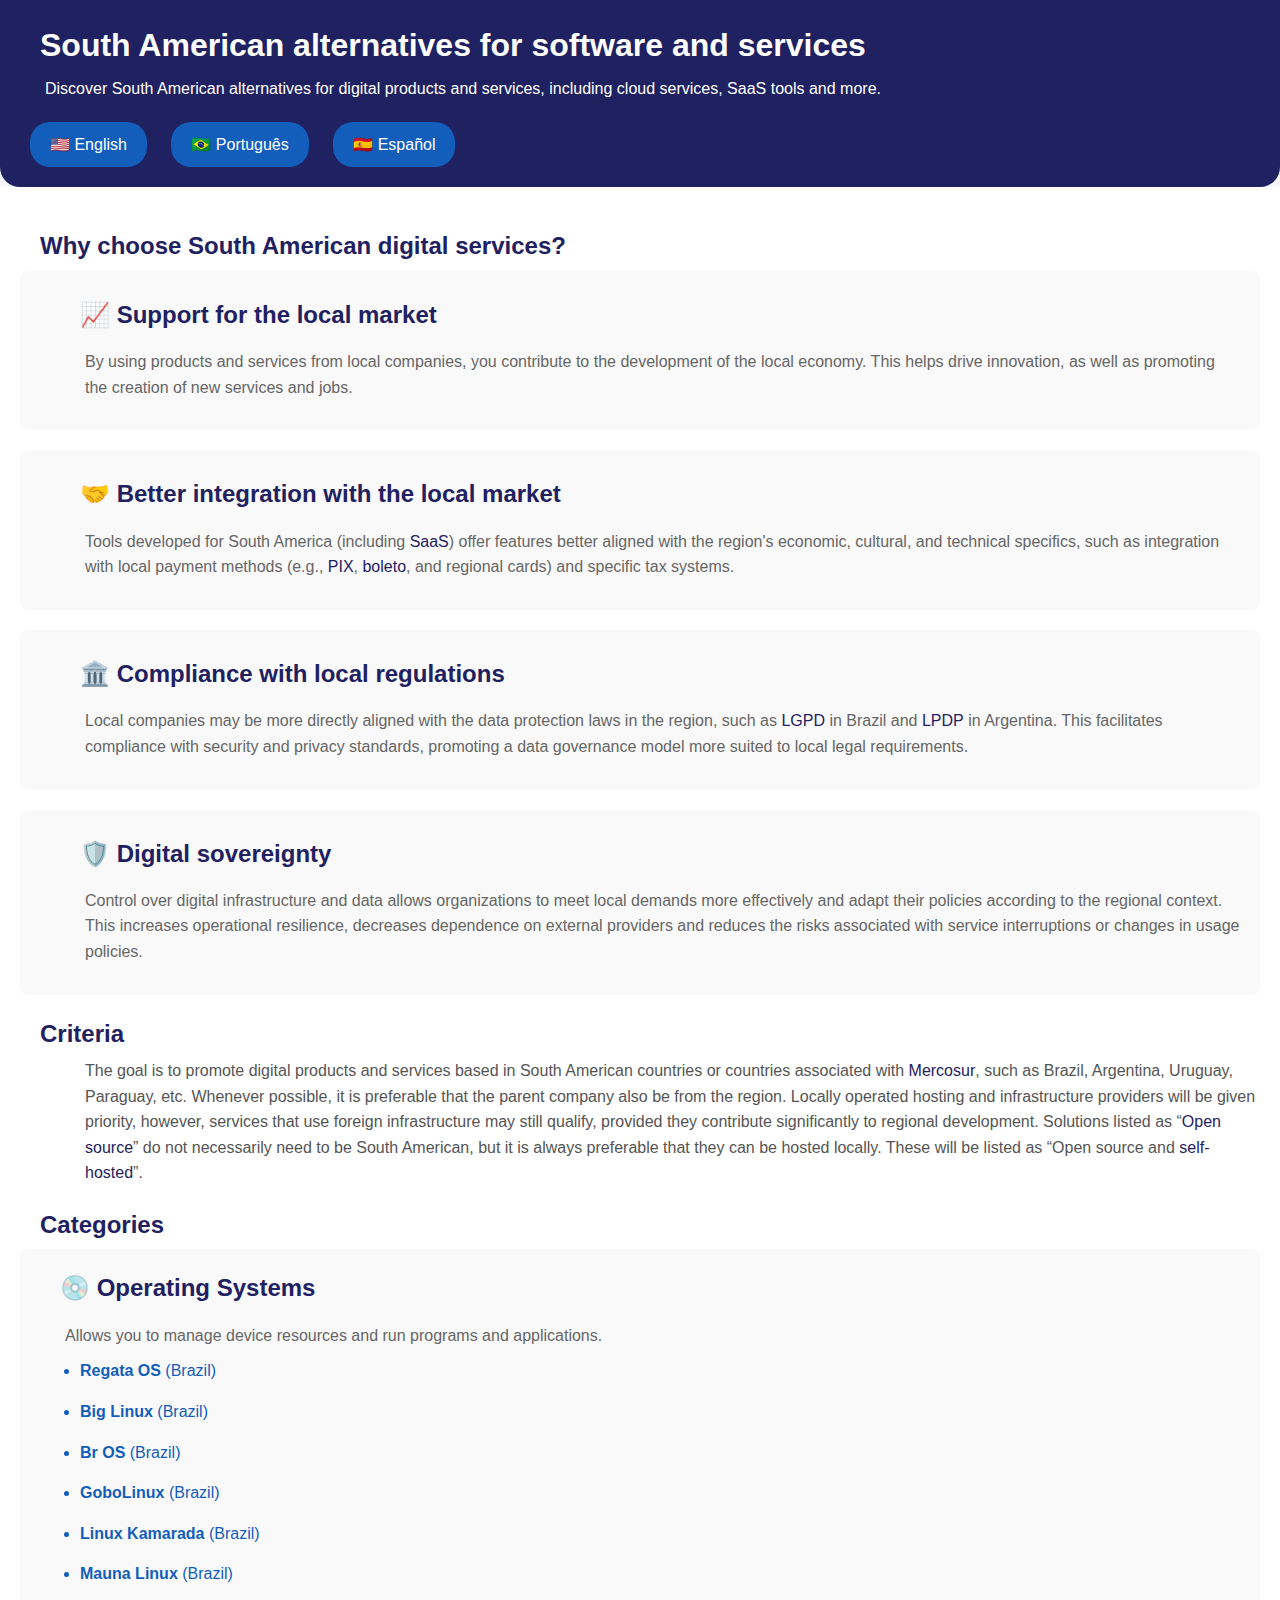
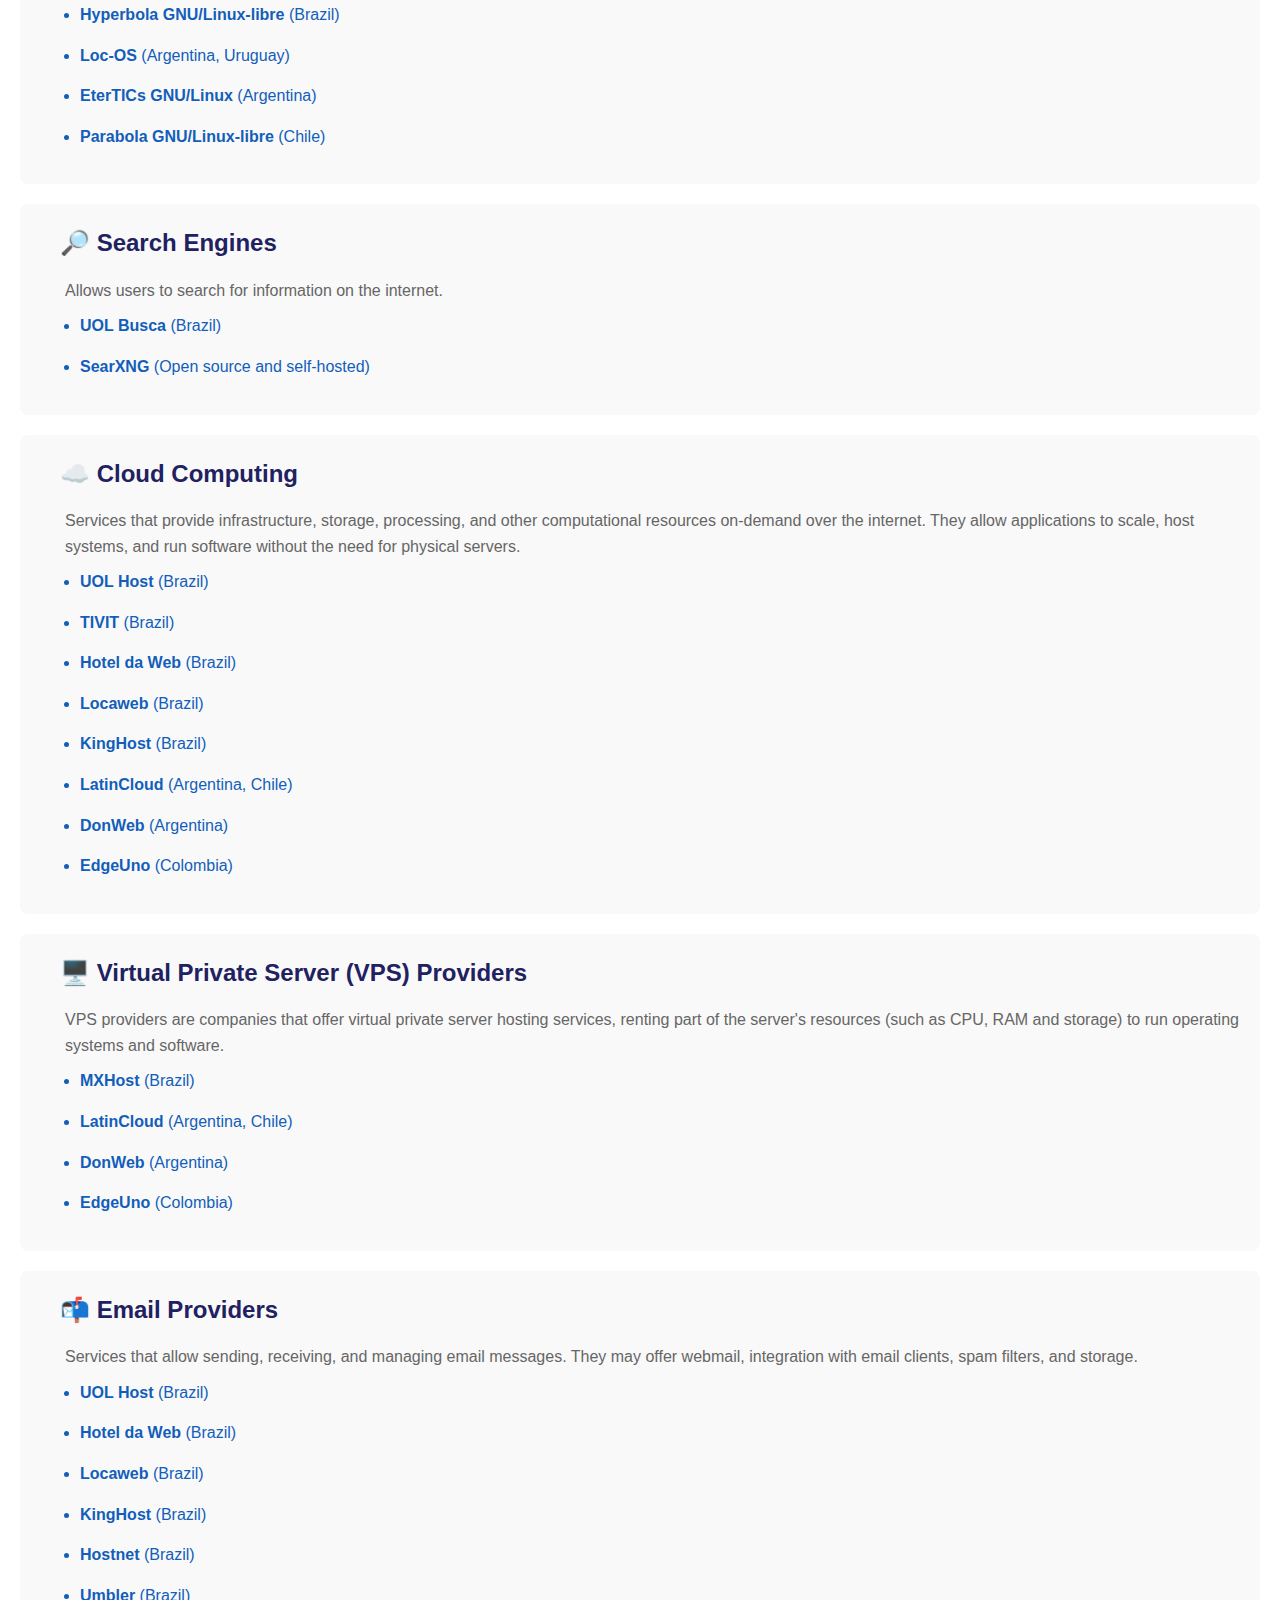
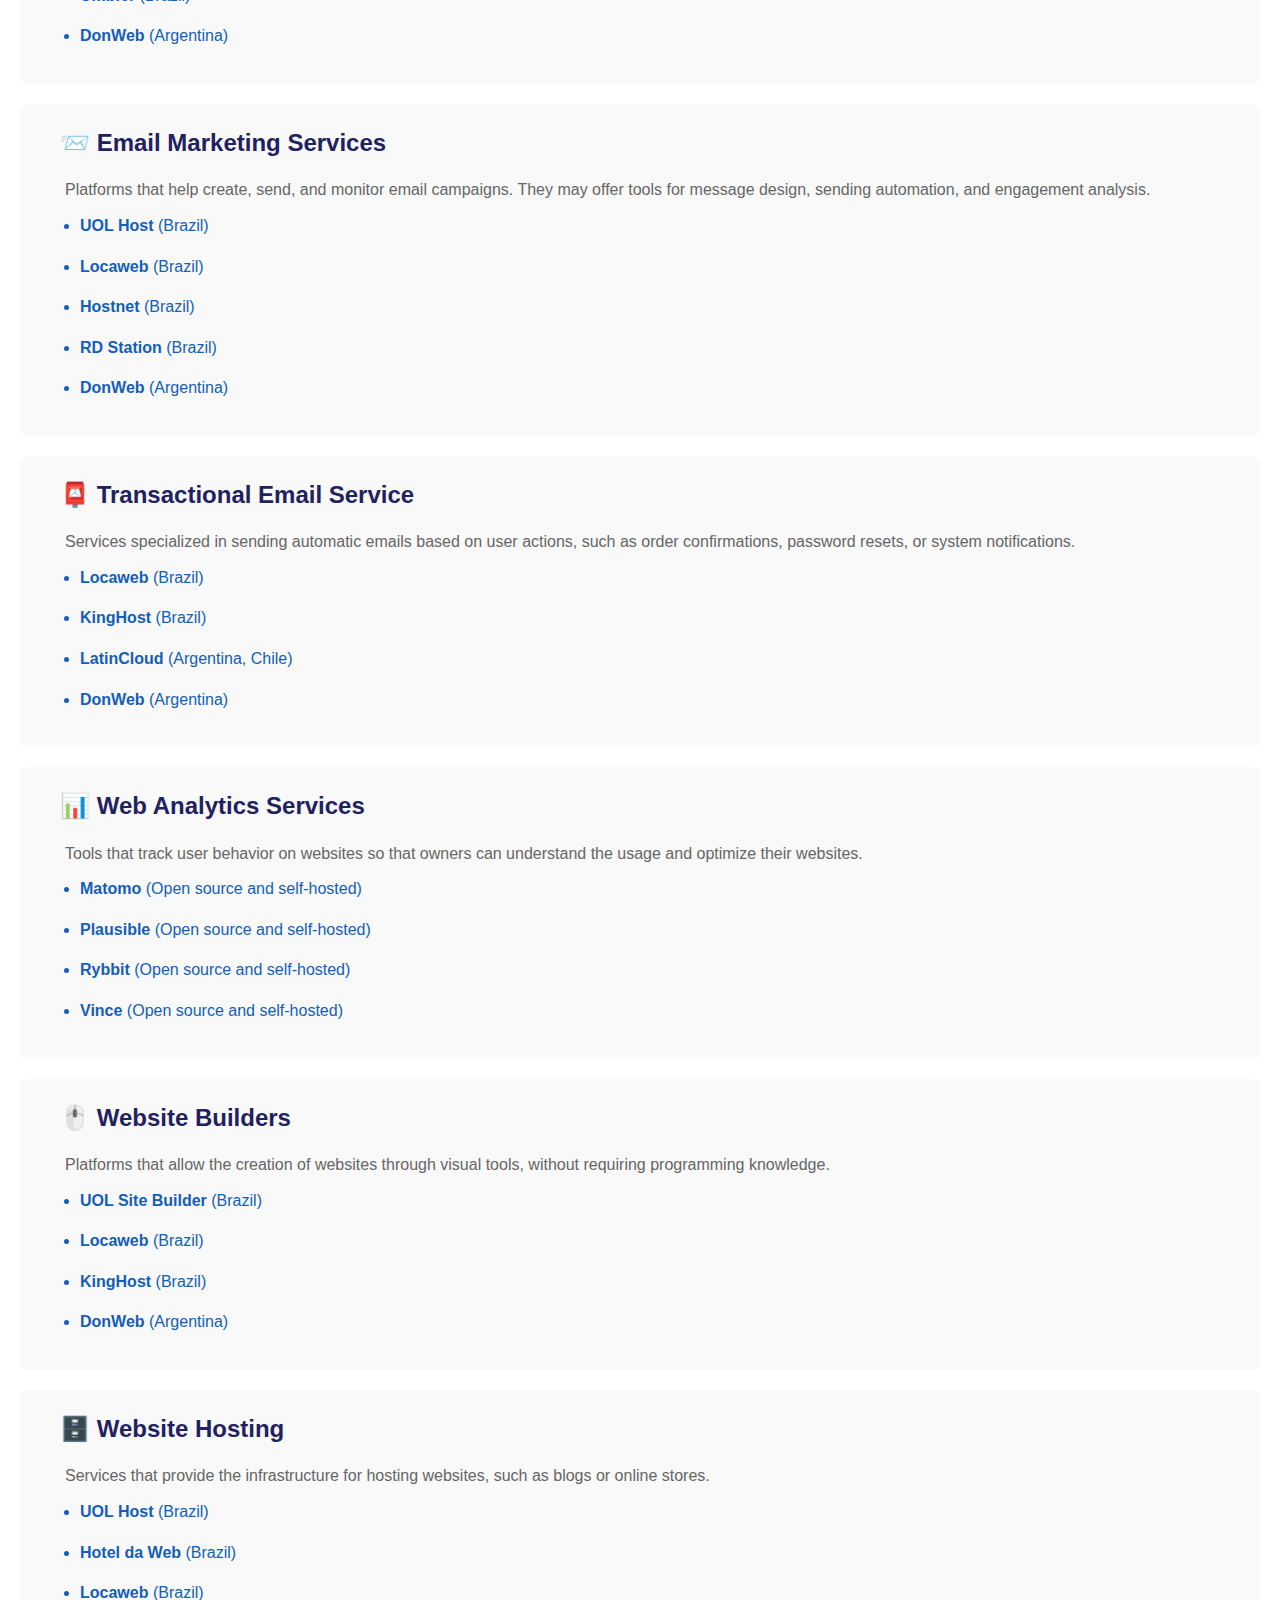
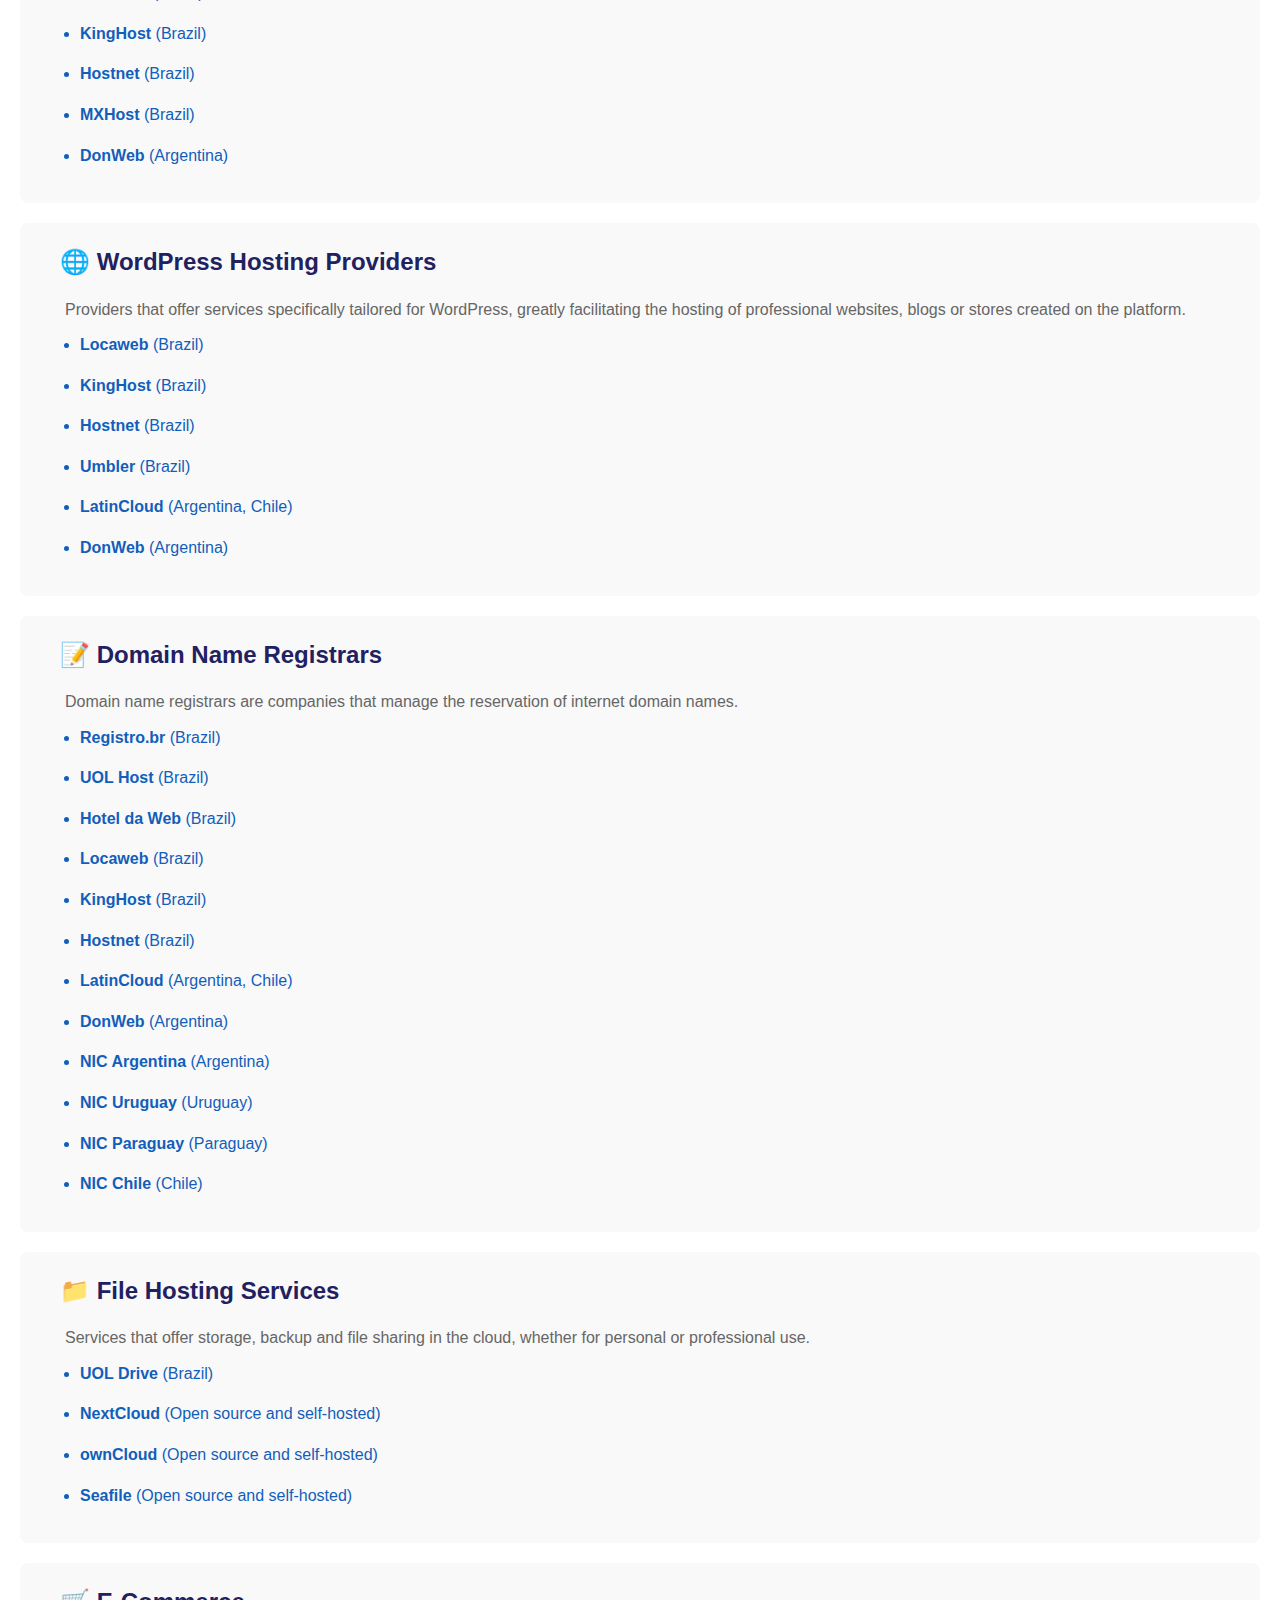
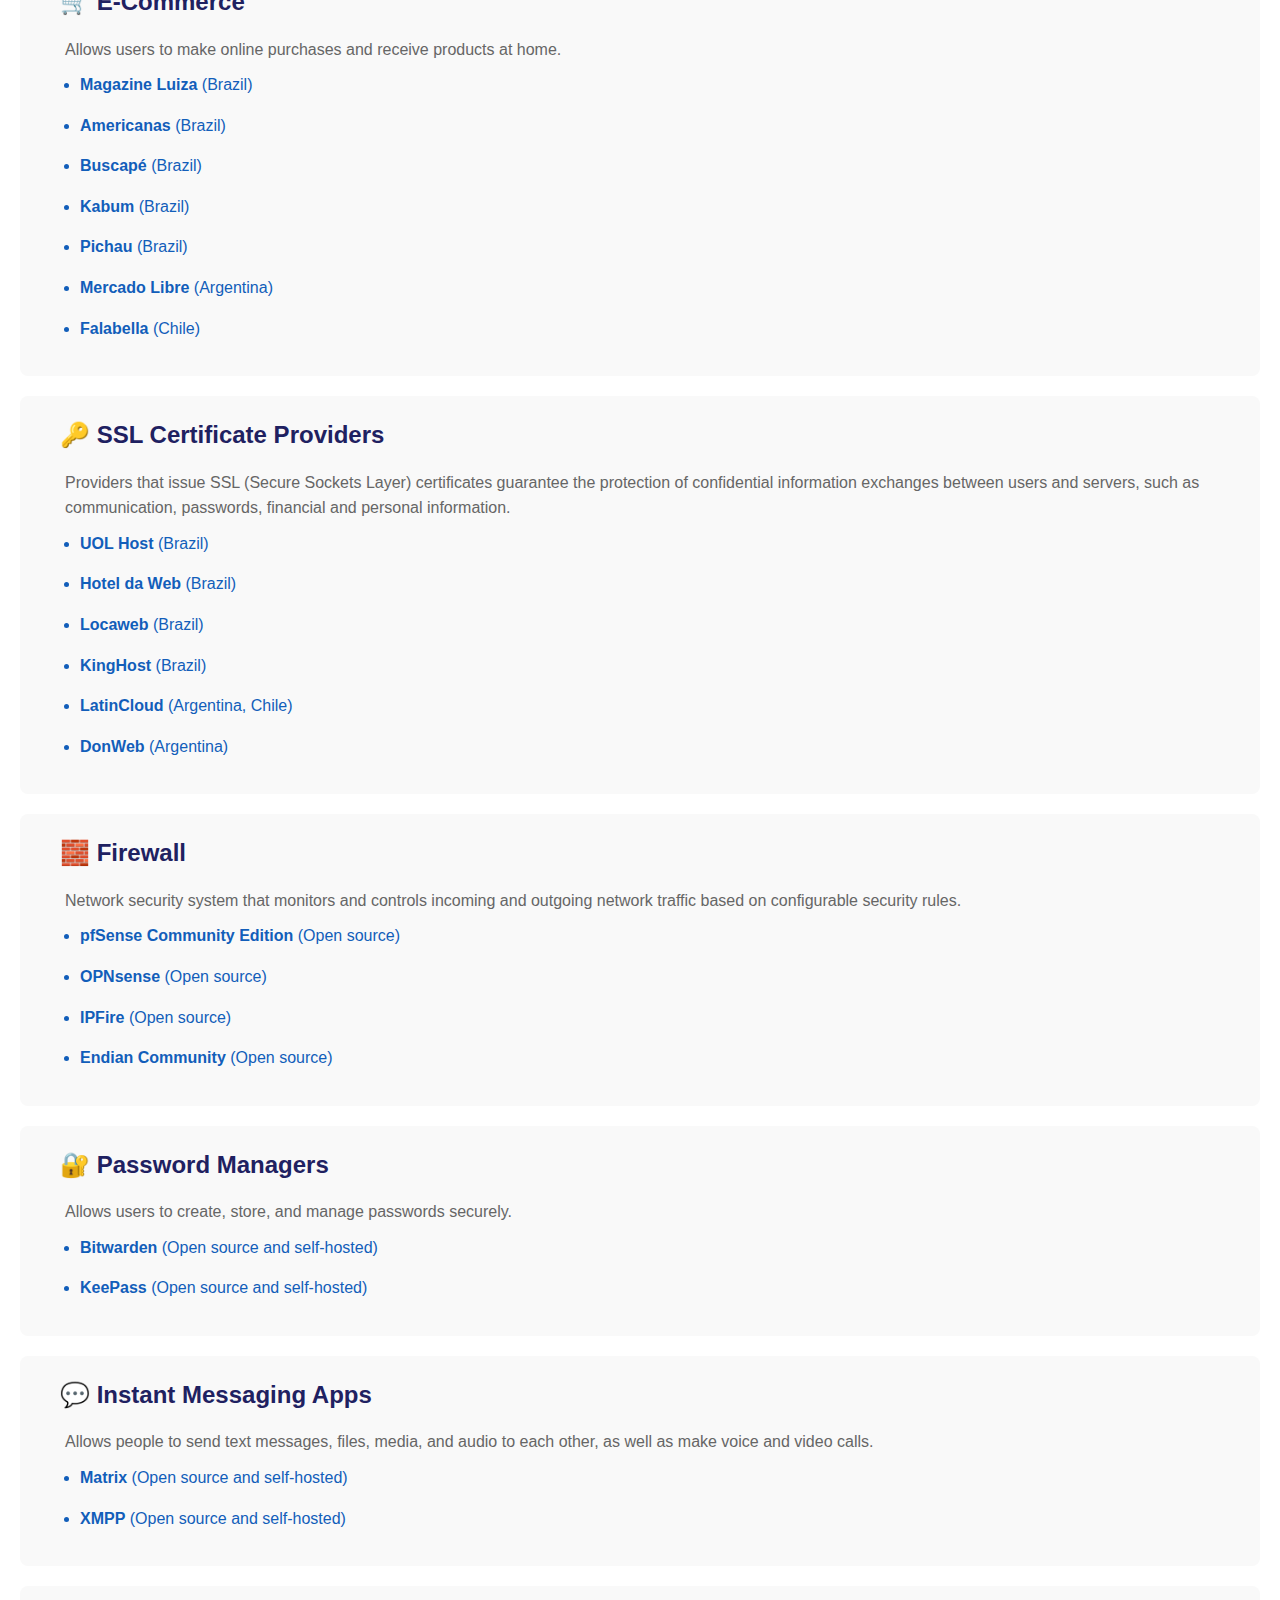
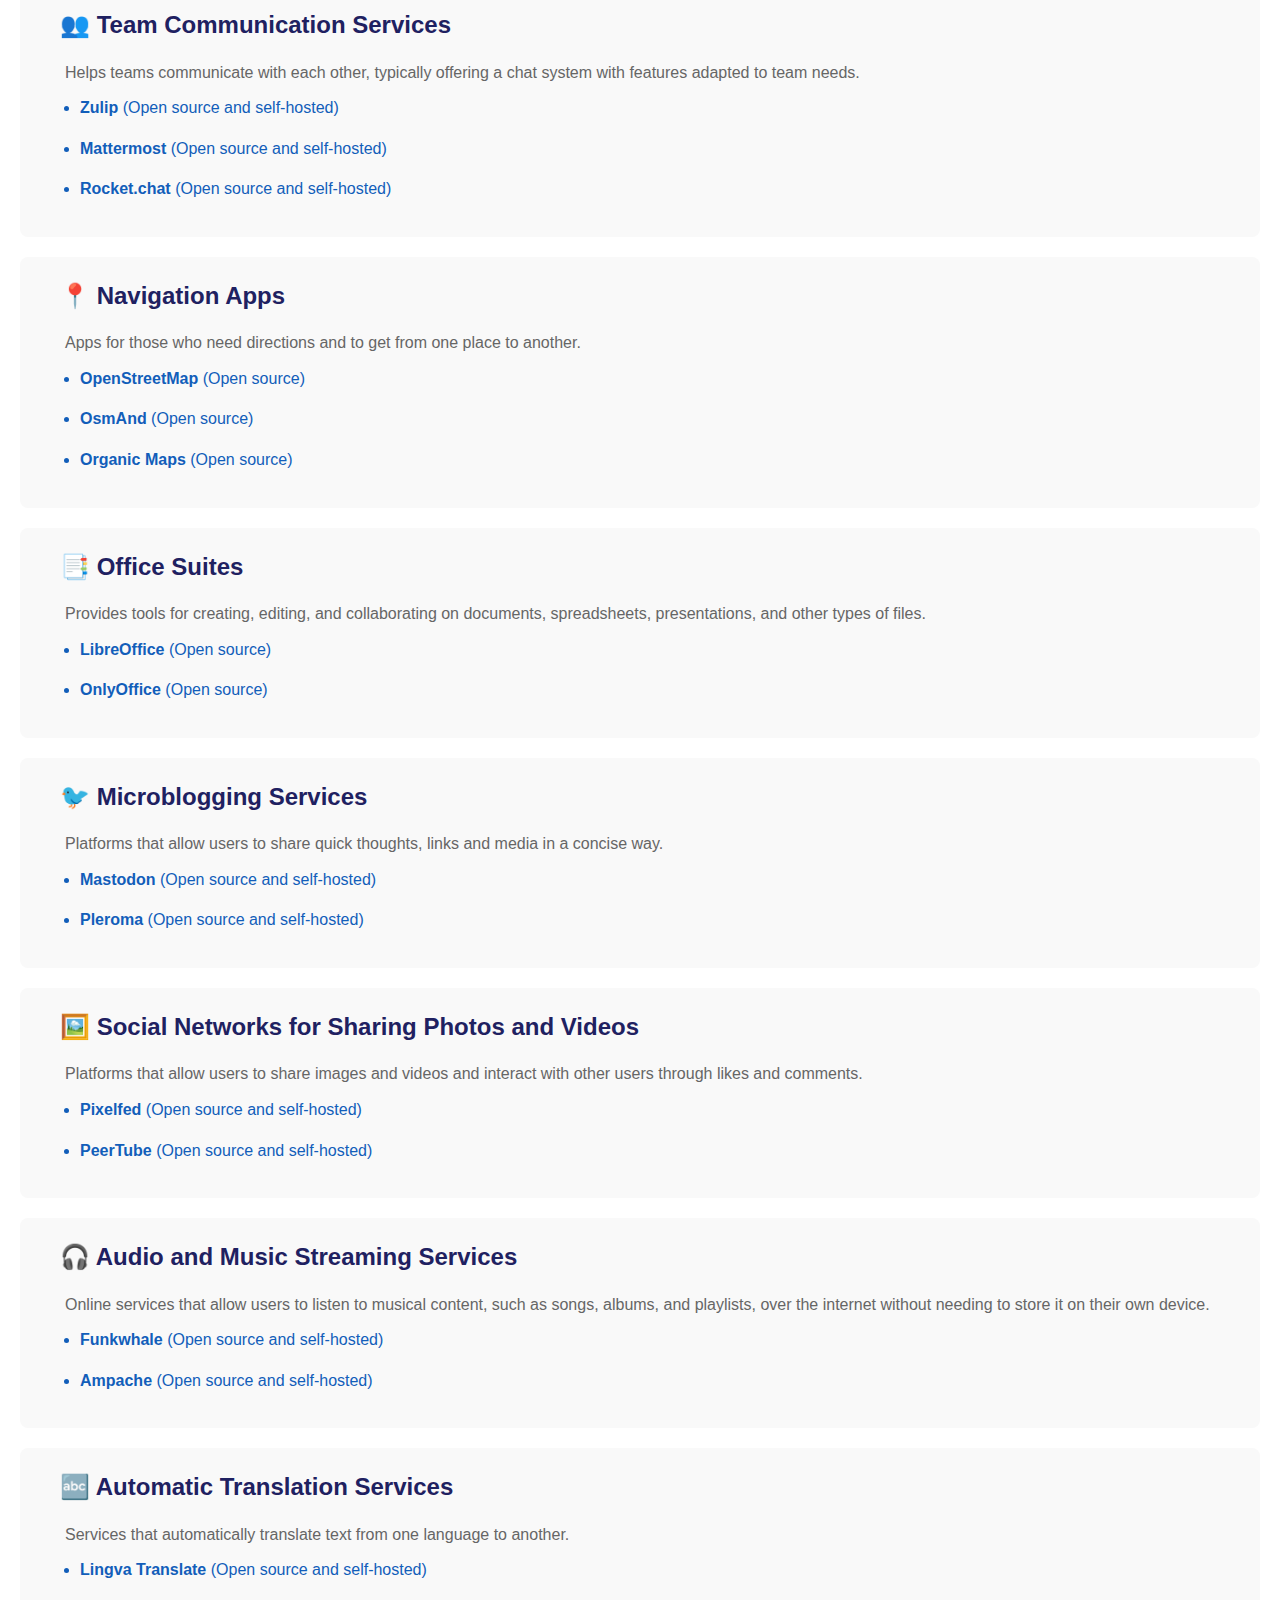
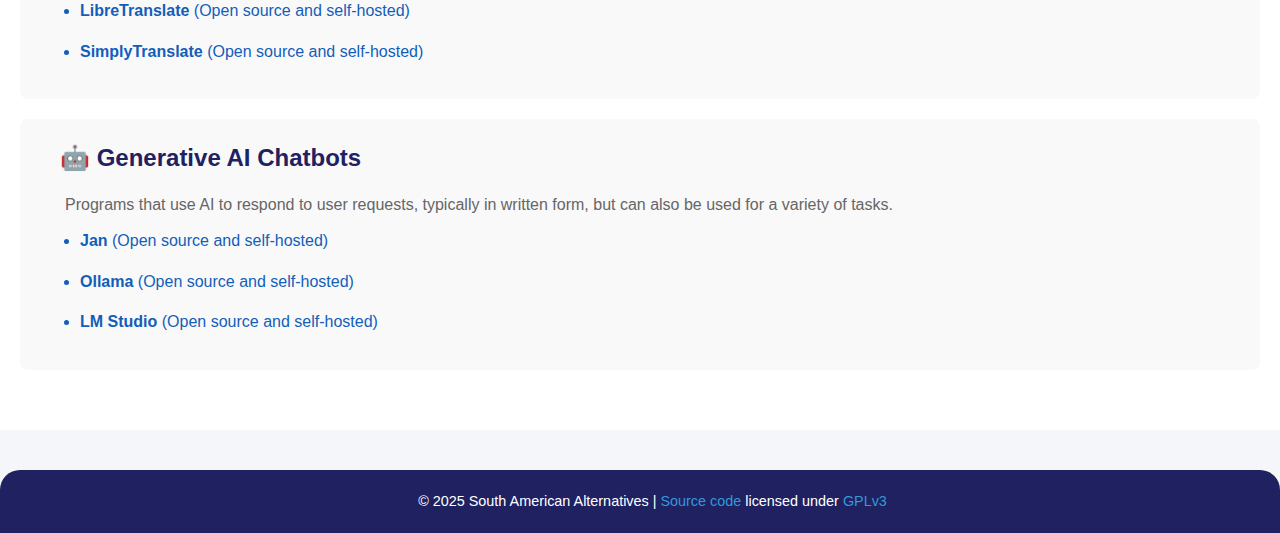
<file: index.html>
<!DOCTYPE html>
<html lang="en">

<head>
    <meta charset="UTF-8">
    <meta name="viewport" content="width=device-width, initial-scale=1.0">
    <meta http-equiv="X-UA-Compatible" content="ie=edge">
    <meta name="description" content="Discover South American alternatives for digital products and services, including cloud services, SaaS tools and more.">
    <title>South American Alternatives</title>
    <link rel="stylesheet" href="css/style.css">
</head>

<body>
    <header>
        <nav>
            <h1>South American alternatives for software and services</h1>
            <p>Discover South American alternatives for digital products and services, including cloud services, SaaS tools and more.</p>

            <div class="language-switcher">
                <a href="index.html">🇺🇸 English</a>
                <a href="index-pt.html">🇧🇷 Português</a>
                <a href="index-es.html">🇪🇸 Español</a>
            </div>
        </nav>
    </header>

    <main>
    <div class="container">
        <section id="benefits">
            <h2>Why choose South American digital services?</h2>
            <article>
                <h3>📈 Support for the local market</h3>
                <p>By using products and services from local companies, you contribute to the development of the local economy. This helps drive innovation, as well as promoting the creation of new services and jobs.</p>
            </article>
            <article>
                <h3>🤝 Better integration with the local market</h3>
                <p>Tools developed for South America (including <a href="https://en.wikipedia.org/wiki/Software_as_a_service">SaaS</a>) offer features better aligned with the region's economic, cultural, and technical specifics, such as integration with local payment methods (e.g., <a href="https://en.wikipedia.org/wiki/Pix_(payment_system)">PIX</a>, <a href="https://en.wikipedia.org/wiki/Boleto">boleto</a>, and regional cards) and specific tax systems.</p>
            </article>
            <article>
                <h3>🏛️ Compliance with local regulations</h3>
                <p>Local companies may be more directly aligned with the data protection laws in the region, such as <a href="https://en.wikipedia.org/wiki/General_Personal_Data_Protection_Law">LGPD</a> in Brazil and <a href="https://www.argentina.gob.ar/normativa/nacional/ley-25326-64790">LPDP</a> in Argentina. This facilitates compliance with security and privacy standards, promoting a data governance model more suited to local legal requirements.</p>
            </article>
            <article>
                <h3>🛡️ Digital sovereignty</h3>
                <p>Control over digital infrastructure and data allows organizations to meet local demands more effectively and adapt their policies according to the regional context. This increases operational resilience, decreases dependence on external providers and reduces the risks associated with service interruptions or changes in usage policies.</p>
            </article>
        </section>

        <section id="criteria">
            <h2>Criteria</h2>
            <p>The goal is to promote digital products and services based in South American countries or countries associated with <a href="https://en.wikipedia.org/wiki/Mercosur">Mercosur</a>, such as Brazil, Argentina, Uruguay, Paraguay, etc. Whenever possible, it is preferable that the parent company also be from the region. Locally operated hosting and infrastructure providers will be given priority, however, services that use foreign infrastructure may still qualify, provided they contribute significantly to regional development. Solutions listed as “<a href="https://en.wikipedia.org/wiki/Open_source">Open source</a>” do not necessarily need to be South American, but it is always preferable that they can be hosted locally. These will be listed as “Open source and <a href="https://en.wikipedia.org/wiki/Self-hosting_(web_services)">self-hosted</a>”.</p>
        </section>

        <section id="alternatives">
            <h2>Categories</h2>
            <article>
                <h3>💿 Operating Systems</h3>
                <p>Allows you to manage device resources and run programs and applications.</p>
                    <ul>
                        <li><a href="https://get.regataos.com.br">Regata OS</a> (Brazil)</li>
                        <li><a href="https://www.biglinux.com.br">Big Linux</a> (Brazil)</li>
                        <li><a href="https://br-os.com">Br OS</a> (Brazil)</li>
                        <li><a href="https://www.gobolinux.org">GoboLinux</a> (Brazil)</li>
                        <li><a href="https://linuxkamarada.com">Linux Kamarada</a> (Brazil)</li>
                        <li><a href="https://maunalinux.top">Mauna Linux</a> (Brazil)</li>
                        <li><a href="https://www.hyperbola.info">Hyperbola GNU/Linux-libre</a> (Brazil)</li>
                        <li><a href="https://loc-os.com">Loc-OS</a> (Argentina, Uruguay)</li>
                        <li><a href="https://gnuetertics.org">EterTICs GNU/Linux</a> (Argentina)</li>
                        <li><a href="https://www.parabola.nu">Parabola GNU/Linux-libre</a> (Chile)</li>
                    </ul>
            </article>
            <article>
                <h3>🔎 Search Engines</h3>
                <p>Allows users to search for information on the internet.</p>
                    <ul>
                        <li><a href="https://busca.uol.com.br">UOL Busca</a> (Brazil)</li>
                        <li><a href="https://searx.space">SearXNG</a> (Open source and self-hosted)</li>
                    </ul>
            </article>
            <article>
                <h3>☁️ Cloud Computing</h3>
                <p>Services that provide infrastructure, storage, processing, and other computational resources on-demand over the internet. They allow applications to scale, host systems, and run software without the need for physical servers.</p>
                    <ul>
                        <li><a href="https://uolhost.uol.com.br/uol-cloud-computing">UOL Host</a> (Brazil)</li>
                        <li><a href="https://tivit.com/cloud-solutions">TIVIT</a> (Brazil)</li>
                        <li><a href="https://www.hoteldaweb.com.br/cloud-computing">Hotel da Web</a> (Brazil)</li>
                        <li><a href="https://www.locaweb.com.br/cloud">Locaweb</a> (Brazil)</li>
                        <li><a href="https://king.host/hospedagem-cloud">KingHost</a> (Brazil)</li>
                        <li><a href="https://latincloud.com/argentina/cloud-hosting">LatinCloud</a> (Argentina, Chile)</li>
                        <li><a href="https://donweb.com/es-br/hosting-cloud-servers-vps">DonWeb</a> (Argentina)</li>
                        <li><a href="https://edgeuno.com/cloud-computing">EdgeUno</a> (Colombia)</li>
                    </ul>
            </article>
            <article>
                <h3>🖥️ Virtual Private Server (VPS) Providers</h3>
                <p>VPS providers are companies that offer virtual private server hosting services, renting part of the server's resources (such as CPU, RAM and storage) to run operating systems and software.</p>
                    <ul>
                        <li><a href="https://www.mxhost.com.br/vps">MXHost</a> (Brazil)</li>
                        <li><a href="https://latincloud.com/argentina/cloud-vps">LatinCloud</a> (Argentina, Chile)</li>
                        <li><a href="https://donweb.com/es-br/hosting-cloud-servers-vps">DonWeb</a> (Argentina)</li>
                        <li><a href="https://edgeuno.cloud">EdgeUno</a> (Colombia)</li>
                    </ul>
            </article>
            <article>
                <h3>📬 Email Providers</h3>
                <p>Services that allow sending, receiving, and managing email messages. They may offer webmail, integration with email clients, spam filters, and storage.</p>
                    <ul>
                        <li><a href="https://uolhost.uol.com.br/e-mail">UOL Host</a> (Brazil)</li>
                        <li><a href="https://www.hoteldaweb.com.br/hospedagem-de-emails">Hotel da Web</a> (Brazil)</li>
                        <li><a href="https://www.locaweb.com.br/email-profissional">Locaweb</a> (Brazil)</li>
                        <li><a href="https://king.host/email-profissional">KingHost</a> (Brazil)</li>
                        <li><a href="https://www.hostnet.com.br/email-profissional">Hostnet</a> (Brazil)</li>
                        <li><a href="https://www.umbler.com/br/email-profissional">Umbler</a> (Brazil)</li>
                        <li><a href="https://donweb.com/es-br/email-profesional">DonWeb</a> (Argentina)</li>
                    </ul>
            </article>
            <article>
                <h3>📨 Email Marketing Services</h3>
                <p>Platforms that help create, send, and monitor email campaigns. They may offer tools for message design, sending automation, and engagement analysis.</p>
                    <ul>
                        <li><a href="https://uolhost.uol.com.br/e-mail-marketing">UOL Host</a> (Brazil)</li>
                        <li><a href="https://www.locaweb.com.br/email-marketing-locaweb">Locaweb</a> (Brazil)</li>
                        <li><a href="https://www.hostnet.com.br/mautic-automacao-marketing">Hostnet</a> (Brazil)</li>
                        <li><a href="https://www.rdstation.com/produtos/marketing/nutricao/email-marketing">RD Station</a> (Brazil)</li>
                        <li><a href="https://donweb.com/es-br/email-marketing">DonWeb</a> (Argentina)</li>
                    </ul>
            </article>
            <article>
                <h3>📮 Transactional Email Service</h3>
                <p>Services specialized in sending automatic emails based on user actions, such as order confirmations, password resets, or system notifications.</p>
                    <ul>
                        <li><a href="https://www.locaweb.com.br/smtp-locaweb">Locaweb</a> (Brazil)</li>
                        <li><a href="https://king.host/smtp-transacional">KingHost</a> (Brazil)</li>
                        <li><a href="https://latincloud.com/argentina/cloud-smtp">LatinCloud</a> (Argentina, Chile)</li>
                        <li><a href="https://donweb.com/es-br/email-transaccional">DonWeb</a> (Argentina)</li>
                    </ul>
            </article>
            <article>
                <h3>📊 Web Analytics Services</h3>
                <p>Tools that track user behavior on websites so that owners can understand the usage and optimize their websites.</p>
                    <ul>
                        <li><a href="https://matomo.org">Matomo</a> (Open source and self-hosted)</li>
                        <li><a href="https://plausible.io">Plausible</a> (Open source and self-hosted)</li>
                        <li><a href="https://www.rybbit.io">Rybbit</a> (Open source and self-hosted)</li>
                        <li><a href="https://www.vinceanalytics.com">Vince</a> (Open source and self-hosted)</li>
                    </ul>
            </article>
            <article>
                <h3>🖱️ Website Builders</h3>
                <p>Platforms that allow the creation of websites through visual tools, without requiring programming knowledge.</p>
                    <ul>
                        <li><a href="https://www.uol.com.br/solucoes/website/">UOL Site Builder</a> (Brazil)</li>
                        <li><a href="https://www.locaweb.com.br/constroi-seu-site">Locaweb</a> (Brazil)</li>
                        <li><a href="https://king.host/criacao-de-site">KingHost</a> (Brazil)</li>
                        <li><a href="https://donweb.com/es-br/crear-sitio-web">DonWeb</a> (Argentina)</li>
                    </ul>
            </article>
            <article>
                <h3>🗄️ Website Hosting</h3>
                <p>Services that provide the infrastructure for hosting websites, such as blogs or online stores.</p>
                    <ul>
                        <li><a href="https://uolhost.uol.com.br/hospedagem-de-sites">UOL Host</a> (Brazil)</li>
                        <li><a href="https://www.hoteldaweb.com.br/hospedagem-de-sites">Hotel da Web</a> (Brazil)</li>
                        <li><a href="https://www.locaweb.com.br/hospedagem-de-sites-com-dominio-gratis">Locaweb</a> (Brazil)</li>
                        <li><a href="https://king.host/hospedagem-de-sites">KingHost</a> (Brazil)</li>
                        <li><a href="https://www.hostnet.com.br/hospedagem-de-sites">Hostnet</a> (Brazil)</li>
                        <li><a href="https://www.mxhost.com.br/hospedagem">MXHost</a> (Brazil)</li>
                        <li><a href="https://donweb.com/es-br/web-hosting">DonWeb</a> (Argentina)</li>
                    </ul>
            </article>
            <article>
                <h3>🌐 WordPress Hosting Providers</h3>
                <p>Providers that offer services specifically tailored for WordPress, greatly facilitating the hosting of professional websites, blogs or stores created on the platform.</p>
                    <ul>
                        <li><a href="https://www.locaweb.com.br/hospedagem-wordpress">Locaweb</a> (Brazil)</li>
                        <li><a href="https://king.host/hospedagem-wordpress">KingHost</a> (Brazil)</li>
                        <li><a href="https://www.hostnet.com.br/oferta-especial-wordpress-mautic">Hostnet</a> (Brazil)</li>
                        <li><a href="https://www.umbler.com/br/hospedagem-wordpress">Umbler</a> (Brazil)</li>
                        <li><a href="https://latincloud.com/argentina/cloud-wordpress-hosting">LatinCloud</a> (Argentina, Chile)</li>
                        <li><a href="https://donweb.com/es-br/wordpress-hosting">DonWeb</a> (Argentina)</li>
                    </ul>
            </article>
            <article>
                <h3>📝 Domain Name Registrars</h3>
                <p>Domain name registrars are companies that manage the reservation of internet domain names.</p>
                    <ul>
                        <li><a href="https://registro.br">Registro.br</a> (Brazil)</li>
                        <li><a href="https://www.uolhost.uol.com.br/registro-de-dominio">UOL Host</a> (Brazil)</li>
                        <li><a href="https://www.hoteldaweb.com.br/registro-de-dominios">Hotel da Web</a> (Brazil)</li>
                        <li><a href="https://www.locaweb.com.br/registro-de-dominio-web-b">Locaweb</a> (Brazil)</li>
                        <li><a href="https://king.host/registro-de-dominio">KingHost</a> (Brazil)</li>
                        <li><a href="https://www.hostnet.com.br/registro-de-dominio">Hostnet</a> (Brazil)</li>
                        <li><a href="https://latincloud.com/argentina/dominios">LatinCloud</a> (Argentina, Chile)</li>
                        <li><a href="https://donweb.com/es-br/registro-de-dominios">DonWeb</a> (Argentina)</li>
                        <li><a href="https://nic.ar">NIC Argentina</a> (Argentina)</li>
                        <li><a href="https://www.nic.uy">NIC Uruguay</a> (Uruguay)</li>
                        <li><a href="https://www.nic.py">NIC Paraguay</a> (Paraguay)</li>
                        <li><a href="https://www.nic.cl">NIC Chile</a> (Chile)</li>
                    </ul>
            </article>
            <article>
                <h3>📁 File Hosting Services</h3>
                <p>Services that offer storage, backup and file sharing in the cloud, whether for personal or professional use.</p>
                    <ul>
                        <li><a href="https://email.uol.com.br/bem-vindo#rmcl">UOL Drive</a> (Brazil)</li>
                        <li><a href="https://nextcloud.com/files">NextCloud</a> (Open source and self-hosted)</li>
                        <li><a href="https://owncloud.org">ownCloud</a> (Open source and self-hosted)</li>
                        <li><a href="https://www.seafile.com">Seafile</a> (Open source and self-hosted)</li>
                    </ul>
            </article>
            <article>
                <h3>🛒 E-Commerce</h3>
                <p>Allows users to make online purchases and receive products at home.</p>
                    <ul>
                        <li><a href="https://www.magazineluiza.com.br">Magazine Luiza</a> (Brazil)</li>
                        <li><a href="https://www.americanas.com.br">Americanas</a> (Brazil)</li>
                        <li><a href="https://www.buscape.com.br">Buscapé</a> (Brazil)</li>
                        <li><a href="https://www.kabum.com.br">Kabum</a> (Brazil)</li>
                        <li><a href="https://www.pichau.com.br">Pichau</a> (Brazil)</li>
                        <li><a href="https://www.mercadolibre.com">Mercado Libre</a> (Argentina)</li>
                        <li><a href="https://www.falabella.com">Falabella</a> (Chile)</li>
                    </ul>
            </article>
            <article>
                <h3>🔑 SSL Certificate Providers</h3>
                <p>Providers that issue SSL (Secure Sockets Layer) certificates guarantee the protection of confidential information exchanges between users and servers, such as communication, passwords, financial and personal information.</p>
                    <ul>
                        <li><a href="https://www.uolhost.uol.com.br/certificado-ssl">UOL Host</a> (Brazil)</li>
                        <li><a href="https://www.hoteldaweb.com.br/ssl-conexao-segura">Hotel da Web</a> (Brazil)</li>
                        <li><a href="https://www.locaweb.com.br/ssl-locaweb">Locaweb</a> (Brazil)</li>
                        <li><a href="https://king.host/certificado-ssl">KingHost</a> (Brazil)</li>
                        <li><a href="https://latincloud.com/argentina/certificados-ssl">LatinCloud</a> (Argentina, Chile)</li>
                        <li><a href="https://donweb.com/es-br/certificados-ssl">DonWeb</a> (Argentina)</li>
                    </ul>
            </article>
            <article>
                <h3>🧱 Firewall</h3>
                <p>Network security system that monitors and controls incoming and outgoing network traffic based on configurable security rules.</p>
                    <ul>
                    <li><a href="https://www.pfsense.org">pfSense Community Edition</a> (Open source)</li>
                    <li><a href="https://opnsense.org">OPNsense</a> (Open source)</li>
                    <li><a href="https://www.ipfire.org">IPFire</a> (Open source)</li>
                    <li><a href="https://www.endian.com/en/community">Endian Community</a> (Open source)</li>
                    </ul>
            </article>
            <article>
                <h3>🔐 Password Managers</h3>
                <p>Allows users to create, store, and manage passwords securely.</p>
                    <ul>
                        <li><a href="https://bitwarden.com">Bitwarden</a> (Open source and self-hosted)</li>
                        <li><a href="https://keepassxc.org">KeePass</a> (Open source and self-hosted)</li>
                    </ul>
            </article>
            <article>
                <h3>💬 Instant Messaging Apps</h3>
                <p>Allows people to send text messages, files, media, and audio to each other, as well as make voice and video calls.</p>
                    <ul>
                        <li><a href="https://matrix.org">Matrix</a> (Open source and self-hosted)</li>
                        <li><a href="https://xmpp.org">XMPP</a> (Open source and self-hosted)</li>
                    </ul>
            </article>
            <article>
                <h3>👥 Team Communication Services</h3>
                <p>Helps teams communicate with each other, typically offering a chat system with features adapted to team needs.</p>
                    <ul>
                        <li><a href="https://zulip.com">Zulip</a> (Open source and self-hosted)</li>
                        <li><a href="https://mattermost.com">Mattermost</a> (Open source and self-hosted)</li>
                        <li><a href="https://www.rocket.chat">Rocket.chat</a> (Open source and self-hosted)</li>
                    </ul>
            </article>
            <article>
                <h3>📍 Navigation Apps</h3>
                <p>Apps for those who need directions and to get from one place to another.</p>
                    <ul>
                        <li><a href="https://www.openstreetmap.org">OpenStreetMap</a> (Open source)</li>
                        <li><a href="https://osmand.net">OsmAnd</a> (Open source)</li>
                        <li><a href="https://organicmaps.app">Organic Maps</a> (Open source)</li>
                    </ul>
            </article>
            <article>
                <h3>📑 Office Suites</h3>
                <p>Provides tools for creating, editing, and collaborating on documents, spreadsheets, presentations, and other types of files.</p>
                    <ul>
                        <li><a href="https://www.libreoffice.org">LibreOffice</a> (Open source)</li>
                        <li><a href="https://www.onlyoffice.com">OnlyOffice</a> (Open source)</li>
                    </ul>
            </article>
            <article>
                <h3>🐦 Microblogging Services</h3>
                <p>Platforms that allow users to share quick thoughts, links and media in a concise way.</p>
                    <ul>
                        <li><a href="https://joinmastodon.org">Mastodon</a> (Open source and self-hosted)</li>
                        <li><a href="https://pleroma.social">Pleroma</a> (Open source and self-hosted)</li>
                    </ul>
            </article>
            <article>
                <h3>🖼️ Social Networks for Sharing Photos and Videos</h3>
                <p>Platforms that allow users to share images and videos and interact with other users through likes and comments.</p>
                    <ul>
                        <li><a href="https://pixelfed.org">Pixelfed</a> (Open source and self-hosted)</li>
                        <li><a href="https://joinpeertube.org">PeerTube</a> (Open source and self-hosted)</li>
                    </ul>
            </article>
            <article>
                <h3>🎧 Audio and Music Streaming Services</h3>
                <p>Online services that allow users to listen to musical content, such as songs, albums, and playlists, over the internet without needing to store it on their own device.</p>
                    <ul>
                        <li><a href="https://www.funkwhale.audio">Funkwhale</a> (Open source and self-hosted)</li>
                        <li><a href="https://ampache.org">Ampache</a> (Open source and self-hosted)</li>
                    </ul>
            </article>
            <article>
                <h3>🔤 Automatic Translation Services</h3>
                <p>Services that automatically translate text from one language to another.</p>
                    <ul>
                        <li><a href="https://lingva.ml">Lingva Translate</a> (Open source and self-hosted)</li>
                        <li><a href="https://libretranslate.com">LibreTranslate</a> (Open source and self-hosted)</li>
                        <li><a href="https://simplytranslate.org">SimplyTranslate</a> (Open source and self-hosted)</li>
                    </ul>
            </article>
            <article>
                <h3>🤖 Generative AI Chatbots</h3>
                <p>Programs that use AI to respond to user requests, typically in written form, but can also be used for a variety of tasks.</p>
                    <ul>
                        <li><a href="https://jan.ai">Jan</a> (Open source and self-hosted)</li>
                        <li><a href="https://ollama.com">Ollama</a> (Open source and self-hosted)</li>
                        <li><a href="https://lmstudio.ai">LM Studio</a> (Open source and self-hosted)</li>
                    </ul>
            </article>
        </section>
    </div>
    </main>

    <footer>
        <p>&copy; 2025 South American Alternatives | <a href="https://github.com/AntonioAgnolin/SouthAmericanAlternatives">Source code</a> licensed under <a href="https://www.gnu.org/licenses/gpl-3.0.html">GPLv3</a></p>
    </footer>
</body>

</html>
</file>
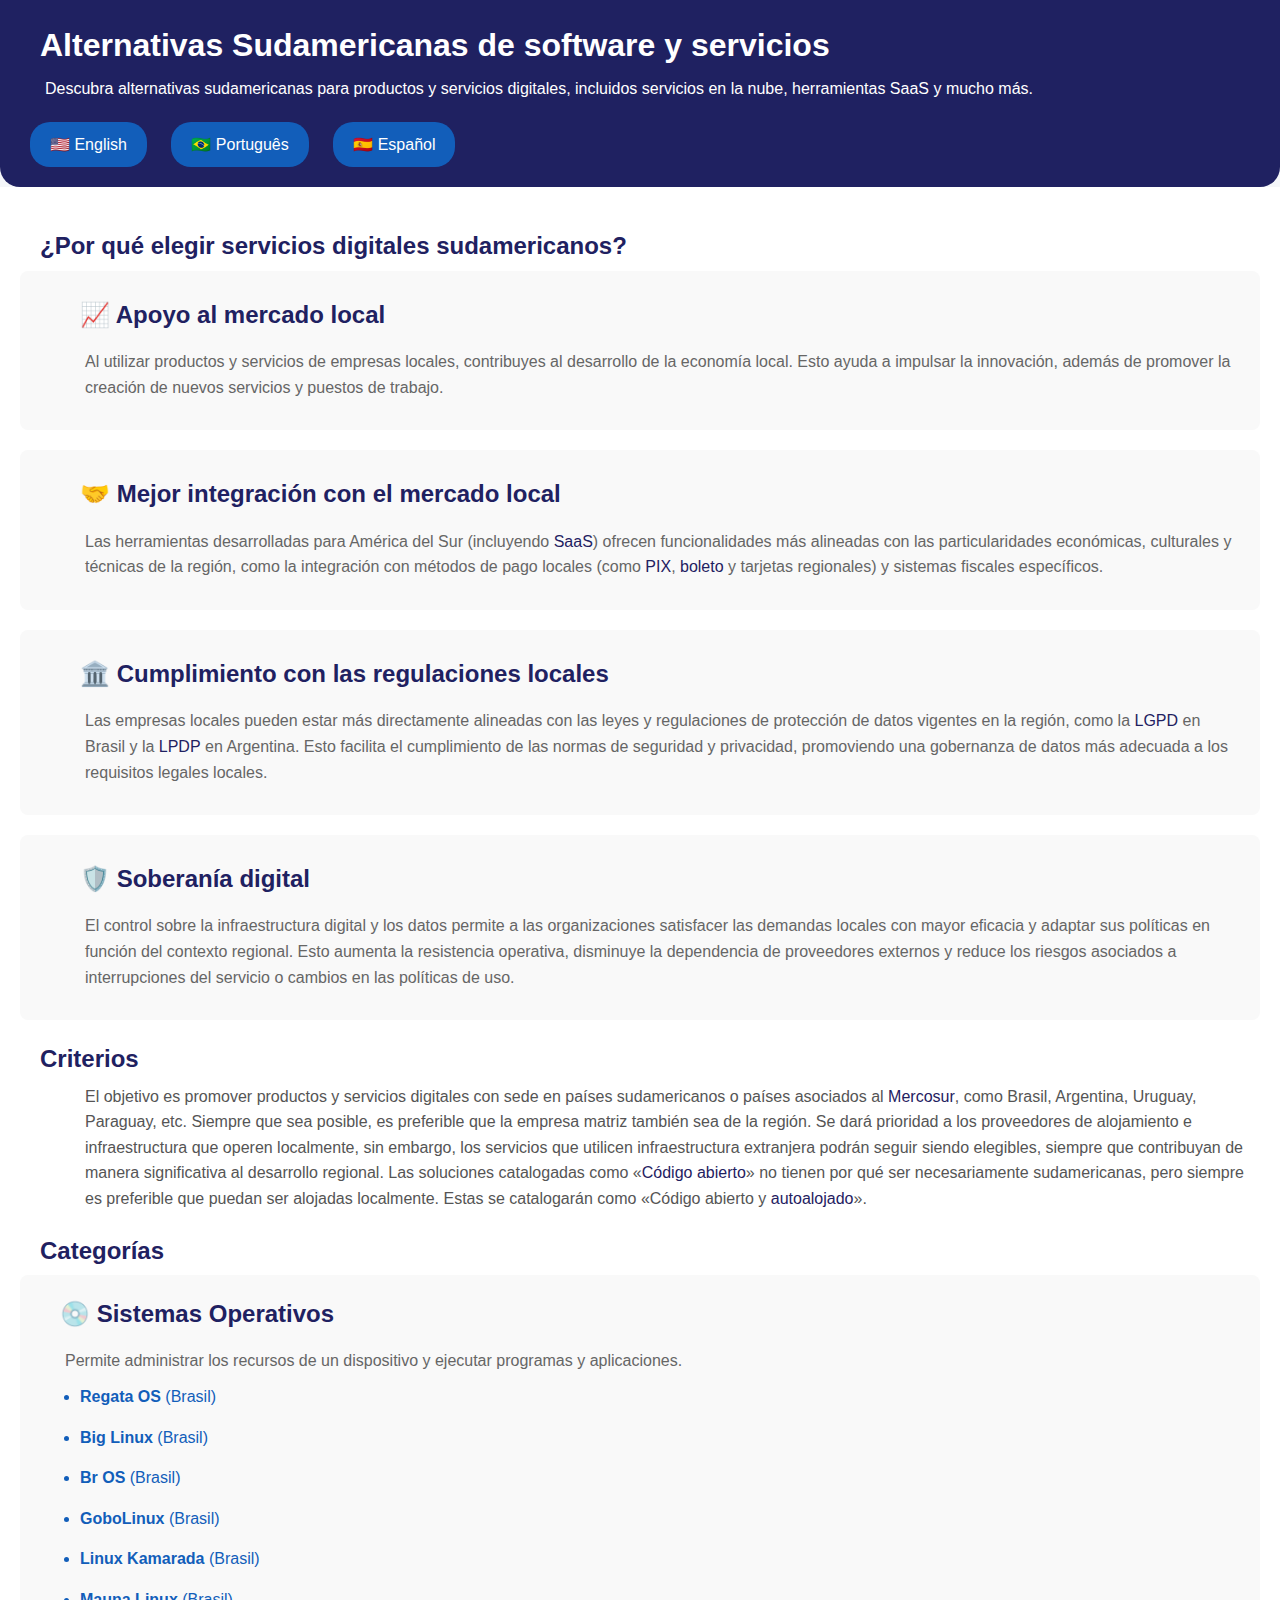
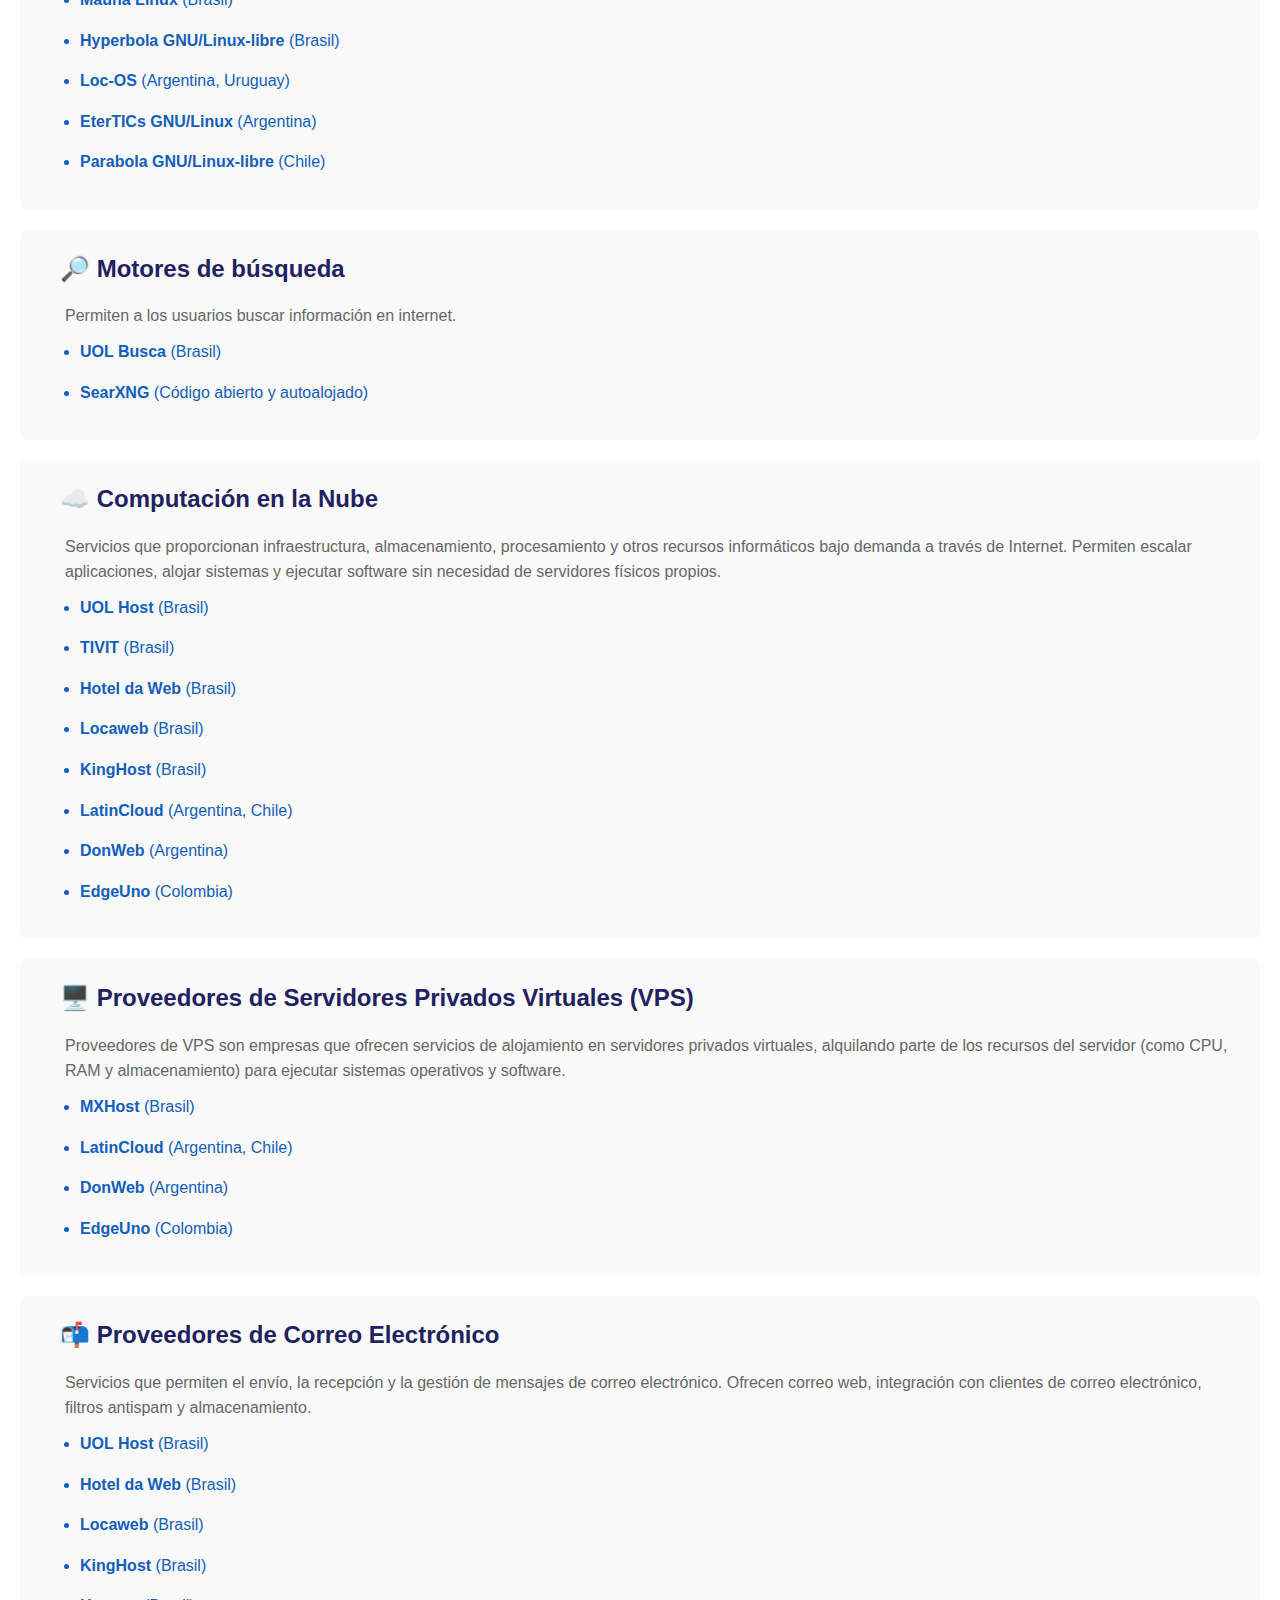
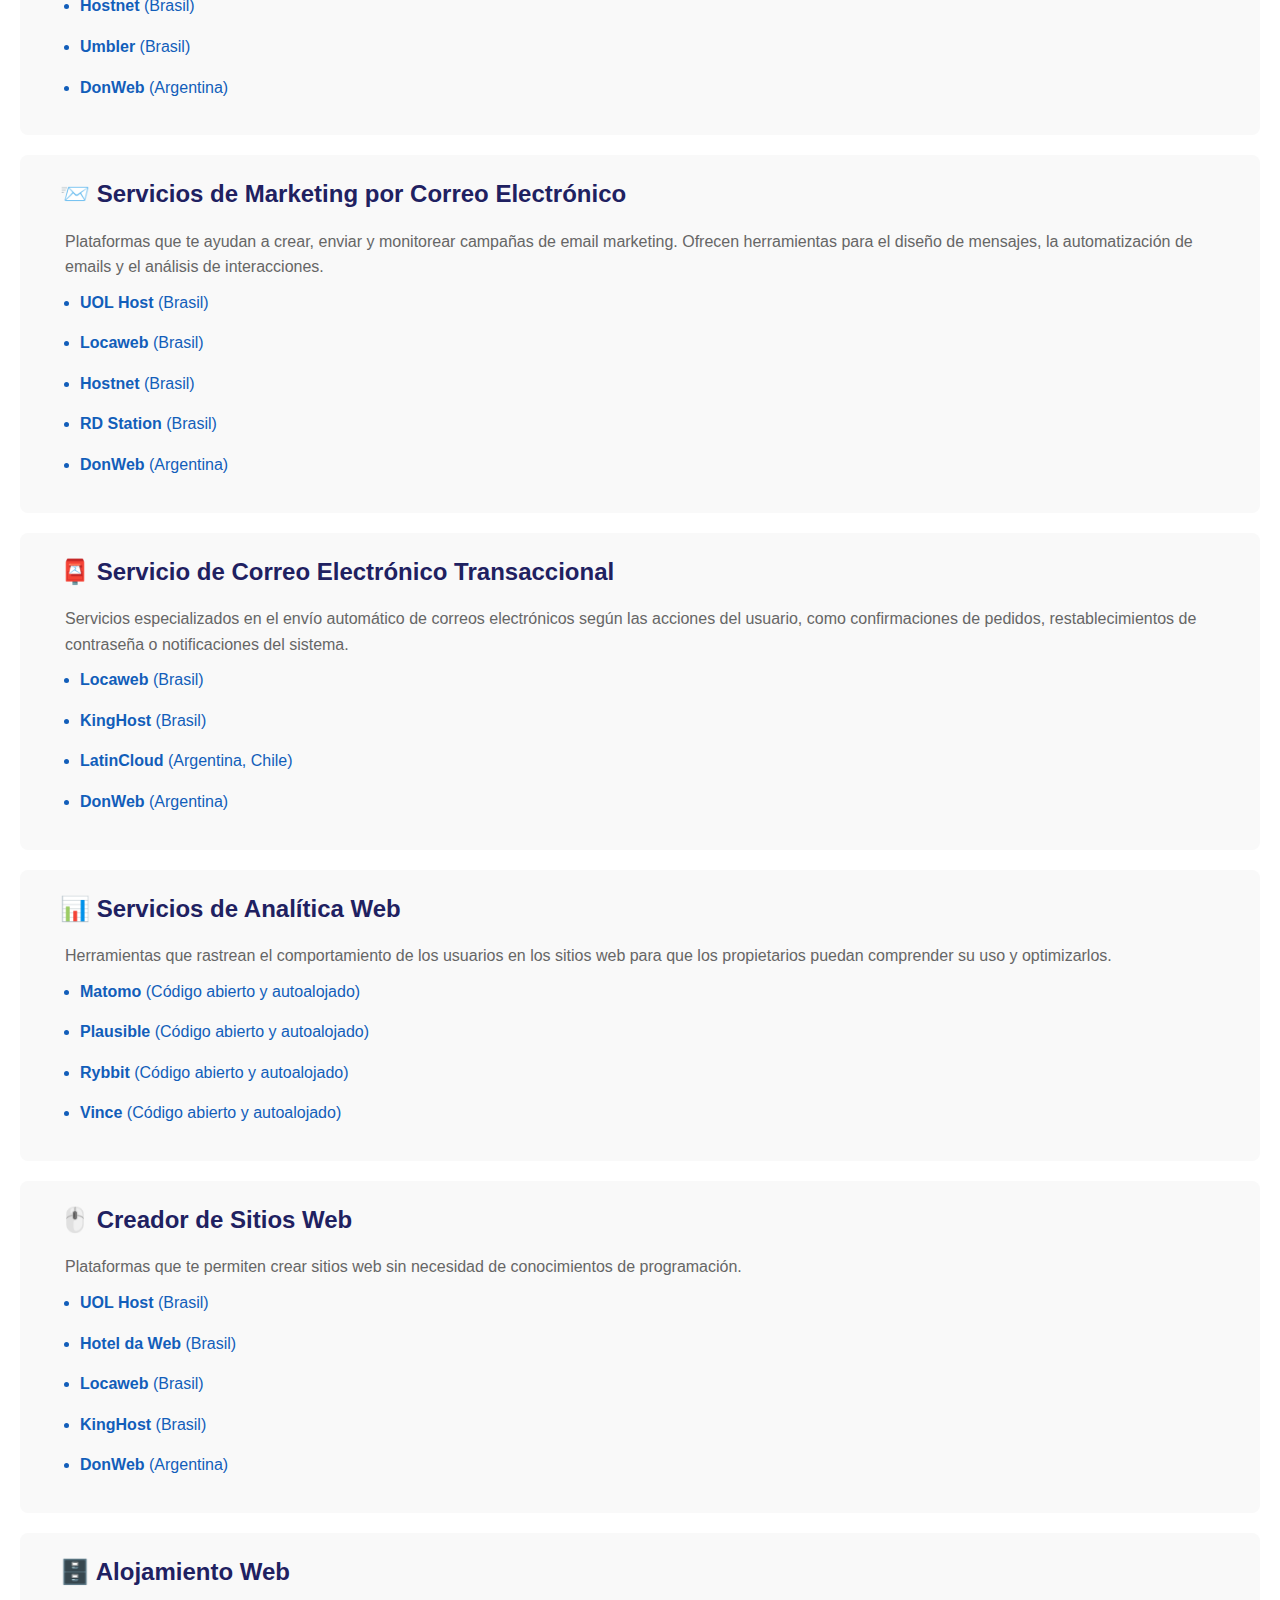
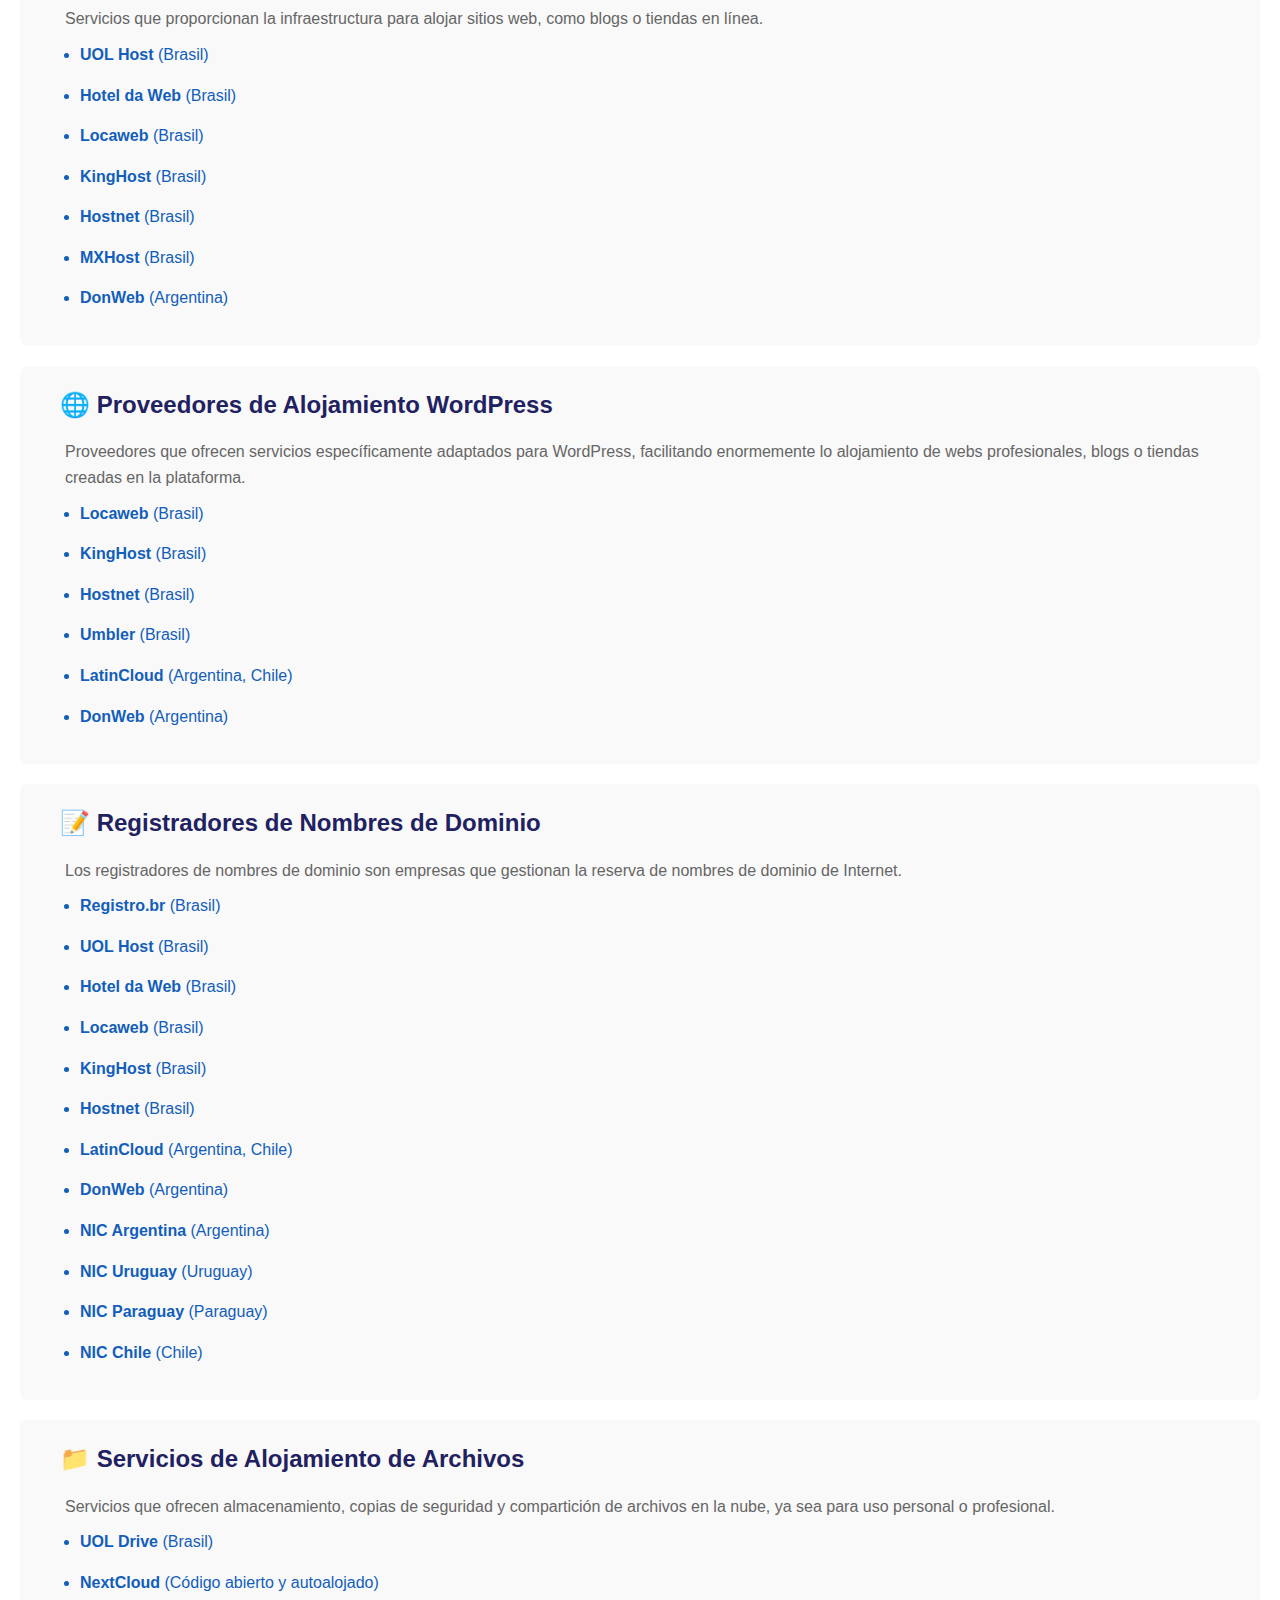
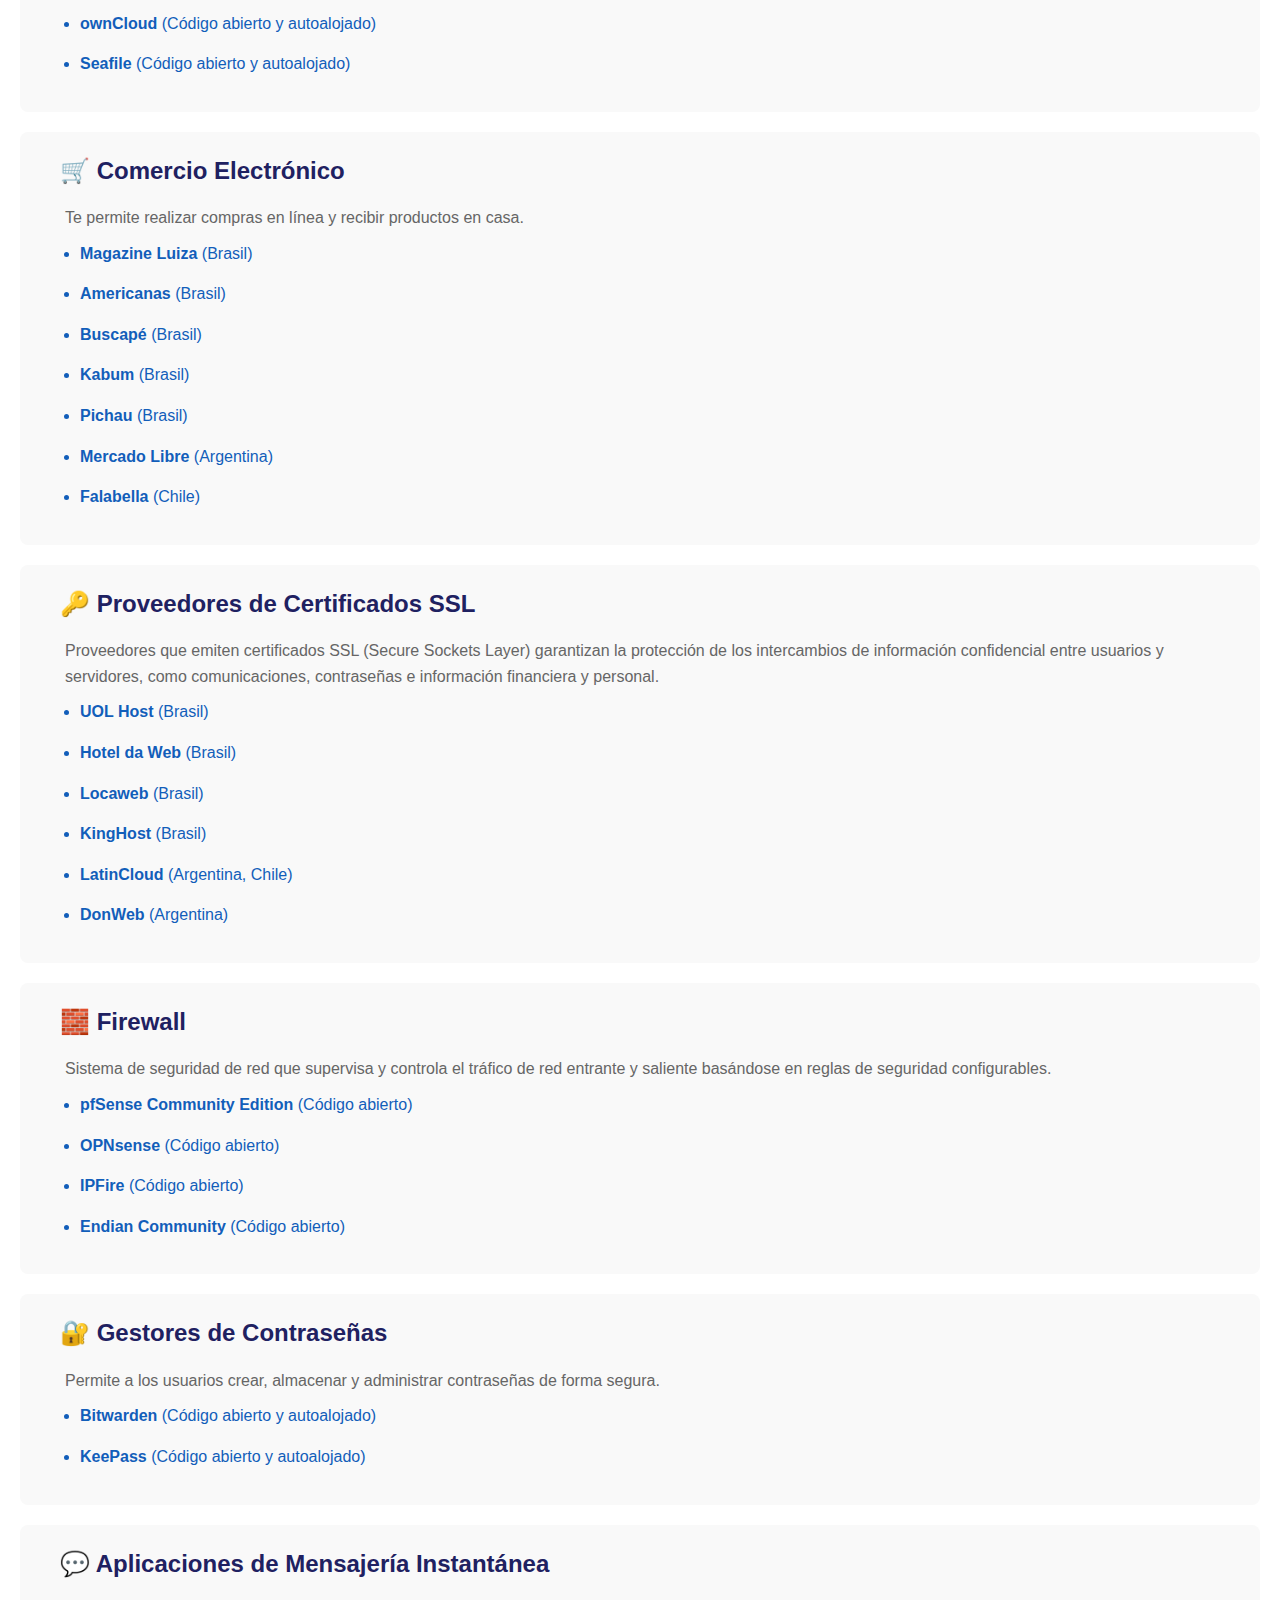
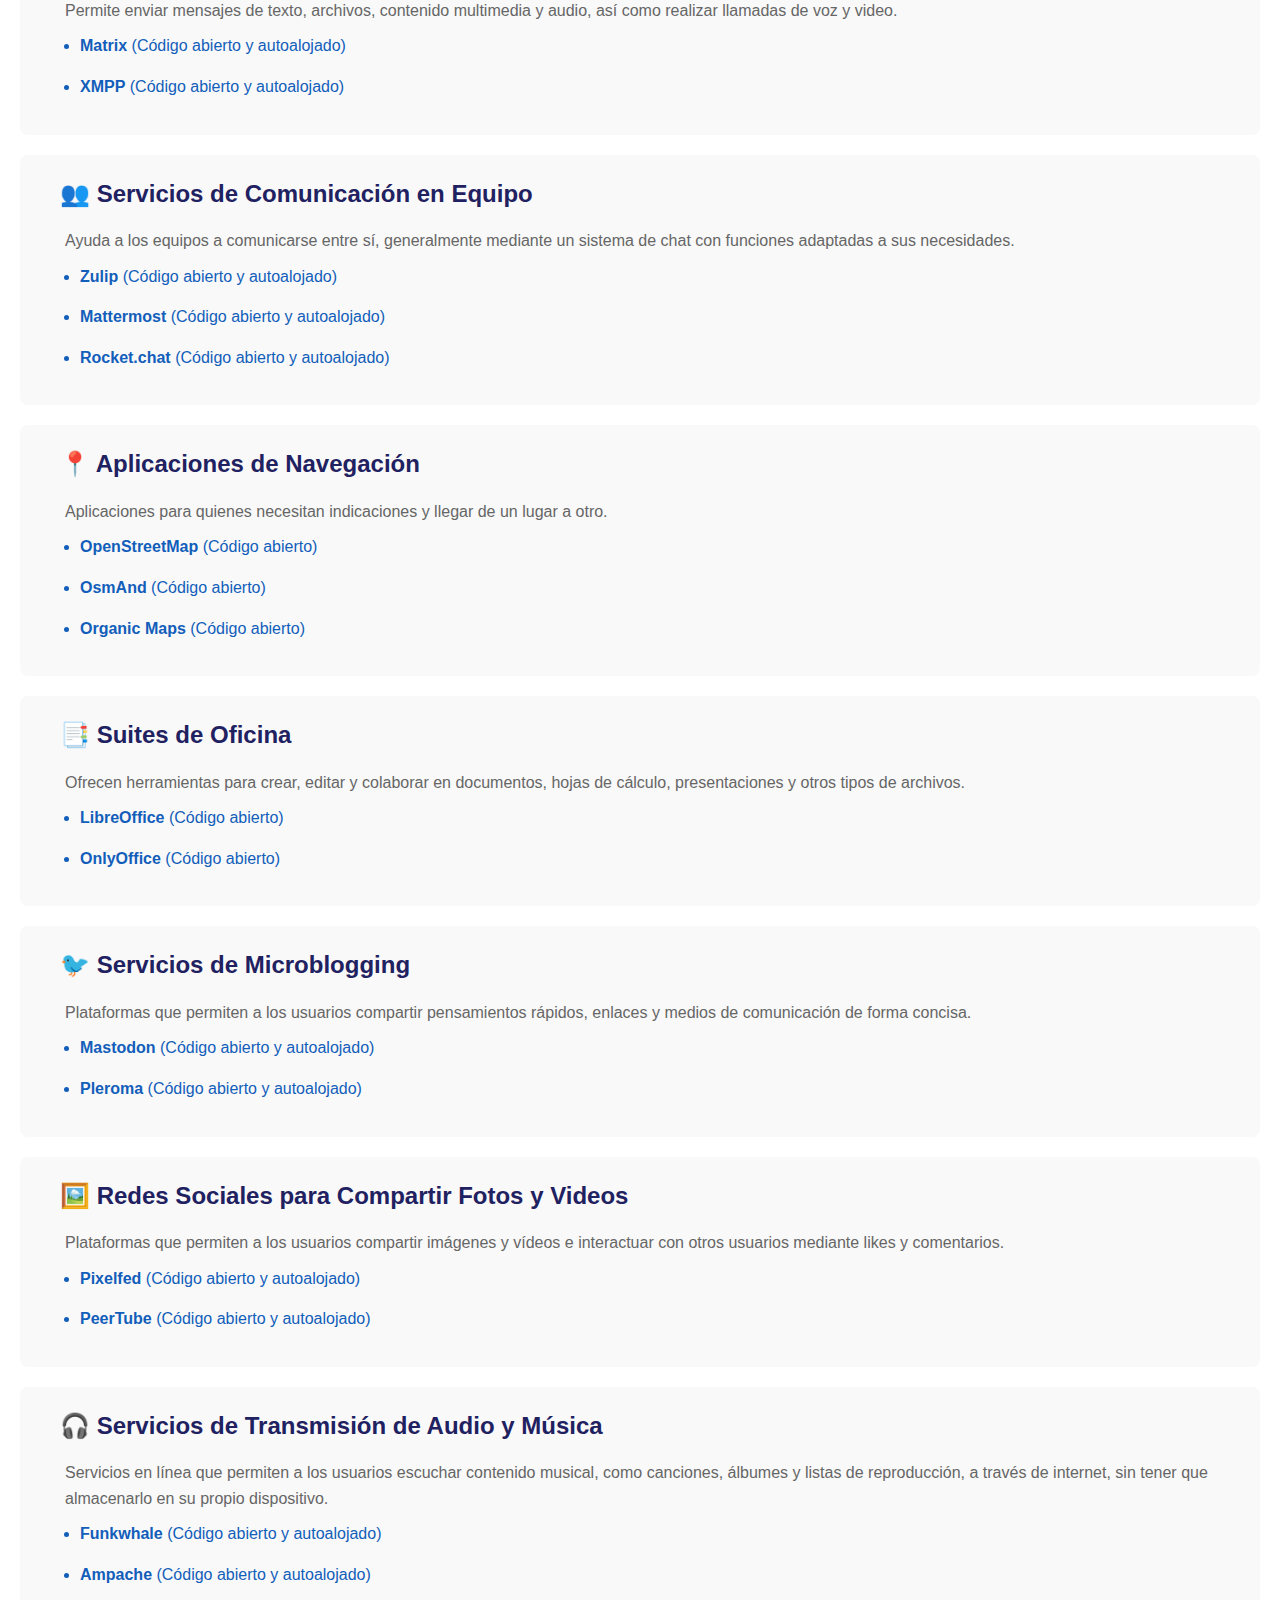
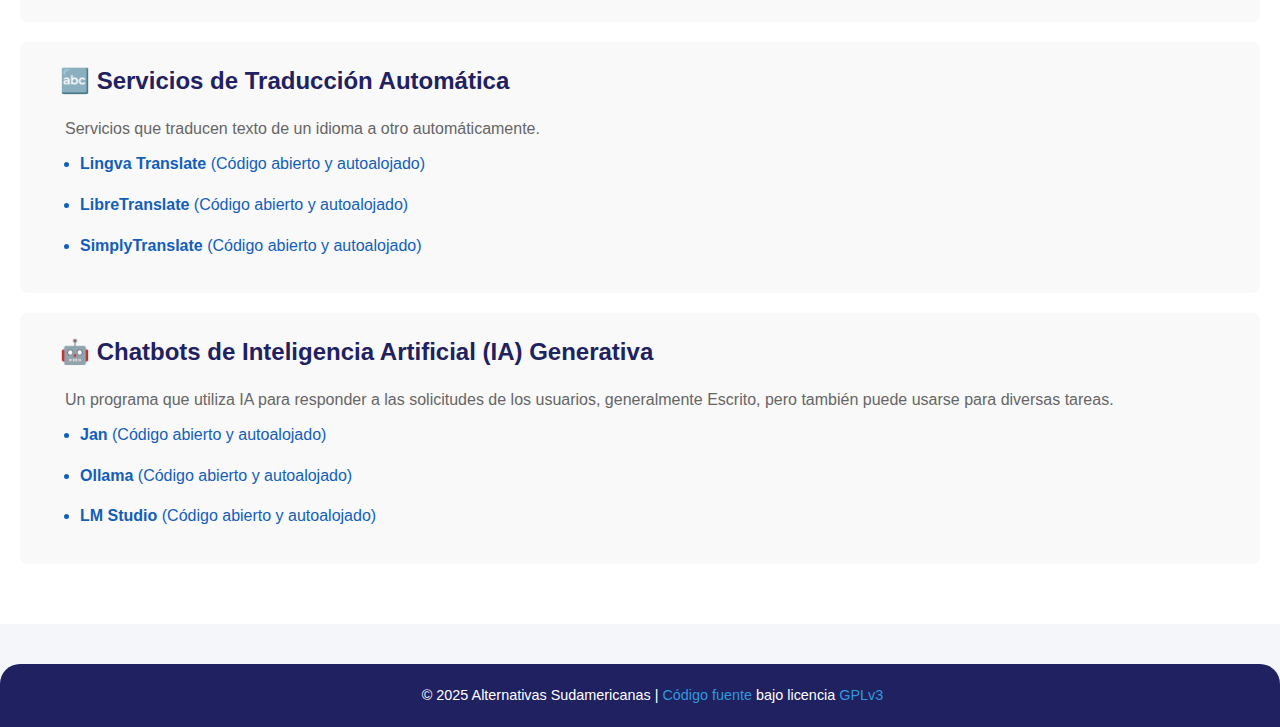
<file: index-es.html>
<!DOCTYPE html>
<html lang="es">

<head>
    <meta charset="UTF-8">
    <meta name="viewport" content="width=device-width, initial-scale=1.0">
    <meta http-equiv="X-UA-Compatible" content="ie=edge">
    <meta name="description" content="Descubra alternativas sudamericanas para productos y servicios digitales, incluidos servicios en la nube, herramientas SaaS y mucho más.">
    <title>Alternativas Sudamericanas</title>
    <link rel="stylesheet" href="css/style.css">
</head>

<body>
    <header>
        <nav>
            <h1>Alternativas Sudamericanas de software y servicios</h1>
            <p>Descubra alternativas sudamericanas para productos y servicios digitales, incluidos servicios en la nube, herramientas SaaS y mucho más.</p>
            
            <div class="language-switcher">
                <a href="index.html">🇺🇸 English</a>
                <a href="index-pt.html">🇧🇷 Português</a>
                <a href="index-es.html">🇪🇸 Español</a>
            </div>
        </nav>
    </header>

    <main>
    <div class="container">
        <section id="benefits">
            <h2>¿Por qué elegir servicios digitales sudamericanos?</h2>
            <article>
                <h3>📈 Apoyo al mercado local</h3>
                <p>Al utilizar productos y servicios de empresas locales, contribuyes al desarrollo de la economía local. Esto ayuda a impulsar la innovación, además de promover la creación de nuevos servicios y puestos de trabajo.</p>
            </article>
            <article>
                <h3>🤝 Mejor integración con el mercado local</h3>
                <p>Las herramientas desarrolladas para América del Sur (incluyendo <a href="https://es.wikipedia.org/wiki/Software_como_servicio">SaaS</a>) ofrecen funcionalidades más alineadas con las particularidades económicas, culturales y técnicas de la región, como la integración con métodos de pago locales (como <a href="https://es.wikipedia.org/wiki/Pix_(Sistema_de_pago_electr%C3%B3nico)">PIX</a>, <a href="https://en-m-wikipedia-org.translate.goog/wiki/Boleto?_x_tr_sl=en&_x_tr_tl=es">boleto</a> y tarjetas regionales) y sistemas fiscales específicos.</p>
            </article>
            <article>
                <h3>🏛️ Cumplimiento con las regulaciones locales</h3>
                <p>Las empresas locales pueden estar más directamente alineadas con las leyes y regulaciones de protección de datos vigentes en la región, como la <a href="https://en-m-wikipedia-org.translate.goog/wiki/General_Personal_Data_Protection_Law?_x_tr_sl=en&_x_tr_tl=es">LGPD</a> en Brasil y la <a href="https://www.argentina.gob.ar/normativa/nacional/ley-25326-64790">LPDP</a> en Argentina. Esto facilita el cumplimiento de las normas de seguridad y privacidad, promoviendo una gobernanza de datos más adecuada a los requisitos legales locales.</p>
            </article>
            <article>
                <h3>🛡️ Soberanía digital</h3>
                <p>El control sobre la infraestructura digital y los datos permite a las organizaciones satisfacer las demandas locales con mayor eficacia y adaptar sus políticas en función del contexto regional. Esto aumenta la resistencia operativa, disminuye la dependencia de proveedores externos y reduce los riesgos asociados a interrupciones del servicio o cambios en las políticas de uso.</p>
            </article>
        </section>

        <section id="criteria">
            <h2>Criterios</h2>
            <p>El objetivo es promover productos y servicios digitales con sede en países sudamericanos o países asociados al <a href="https://es.wikipedia.org/wiki/Mercosur">Mercosur</a>, como Brasil, Argentina, Uruguay, Paraguay, etc. Siempre que sea posible, es preferible que la empresa matriz también sea de la región. Se dará prioridad a los proveedores de alojamiento e infraestructura que operen localmente, sin embargo, los servicios que utilicen infraestructura extranjera podrán seguir siendo elegibles, siempre que contribuyan de manera significativa al desarrollo regional. Las soluciones catalogadas como «<a href="https://es.wikipedia.org/wiki/C%C3%B3digo_abierto">Código abierto</a>» no tienen por qué ser necesariamente sudamericanas, pero siempre es preferible que puedan ser alojadas localmente. Estas se catalogarán como «Código abierto y <a href="https://es.wikipedia.org/wiki/Autoalojamiento_(servicios_web)">autoalojado</a>».</p>
        </section>

        <section id="alternatives">
            <h2>Categorías</h2>
            <article>
                <h3>💿 Sistemas Operativos</h3>
                <p>Permite administrar los recursos de un dispositivo y ejecutar programas y aplicaciones.</p>
                    <ul>
                        <li><a href="https://get.regataos.com.br">Regata OS</a> (Brasil)</li>
                        <li><a href="https://www.biglinux.com.br">Big Linux</a> (Brasil)</li>
                        <li><a href="https://br-os.com">Br OS</a> (Brasil)</li>
                        <li><a href="https://www.gobolinux.org">GoboLinux</a> (Brasil)</li>
                        <li><a href="https://linuxkamarada.com">Linux Kamarada</a> (Brasil)</li>
                        <li><a href="https://maunalinux.top">Mauna Linux</a> (Brasil)</li>
                        <li><a href="https://www.hyperbola.info">Hyperbola GNU/Linux-libre</a> (Brasil)</li>
                        <li><a href="https://loc-os.com">Loc-OS</a> (Argentina, Uruguay)</li>
                        <li><a href="https://gnuetertics.org">EterTICs GNU/Linux</a> (Argentina)</li>
                        <li><a href="https://www.parabola.nu">Parabola GNU/Linux-libre</a> (Chile)</li>
                    </ul>
            </article>
            <article>
                <h3>🔎 Motores de búsqueda</h3>
                <p>Permiten a los usuarios buscar información en internet.</p>
                    <ul>
                        <li><a href="https://busca.uol.com.br">UOL Busca</a> (Brasil)</li>
                        <li><a href="https://searx.space">SearXNG</a> (Código abierto y autoalojado)</li>
                    </ul>
            </article>
            <article>
                <h3>☁️ Computación en la Nube</h3>
                <p>Servicios que proporcionan infraestructura, almacenamiento, procesamiento y otros recursos informáticos bajo demanda a través de Internet. Permiten escalar aplicaciones, alojar sistemas y ejecutar software sin necesidad de servidores físicos propios.</p>
                    <ul>
                        <li><a href="https://uolhost.uol.com.br/uol-cloud-computing">UOL Host</a> (Brasil)</li>
                        <li><a href="https://tivit.com/cloud-solutions">TIVIT</a> (Brasil)</li>
                        <li><a href="https://www.hoteldaweb.com.br/cloud-computing">Hotel da Web</a> (Brasil)</li>
                        <li><a href="https://www.locaweb.com.br/cloud">Locaweb</a> (Brasil)</li>
                        <li><a href="https://king.host/hospedagem-cloud">KingHost</a> (Brasil)</li>
                        <li><a href="https://latincloud.com/argentina/cloud-hosting">LatinCloud</a> (Argentina, Chile)</li>
                        <li><a href="https://donweb.com/es-br/hosting-cloud-servers-vps">DonWeb</a> (Argentina)</li>
                        <li><a href="https://edgeuno.com/es/cloud-computing">EdgeUno</a> (Colombia)</li>
                    </ul>
            </article>
            <article>
                <h3>🖥️ Proveedores de Servidores Privados Virtuales (VPS)</h3>
                <p>Proveedores de VPS son empresas que ofrecen servicios de alojamiento en servidores privados virtuales, alquilando parte de los recursos del servidor (como CPU, RAM y almacenamiento) para ejecutar sistemas operativos y software.</p>
                    <ul>
                        <li><a href="https://www.mxhost.com.br/vps">MXHost</a> (Brasil)</li>
                        <li><a href="https://latincloud.com/argentina/cloud-vps">LatinCloud</a> (Argentina, Chile)</li>
                        <li><a href="https://donweb.com/es-br/hosting-cloud-servers-vps">DonWeb</a> (Argentina)</li>
                        <li><a href="https://edgeuno.cloud/?language=Spanish">EdgeUno</a> (Colombia)</li>
                    </ul>
            </article>
            <article>
                <h3>📬 Proveedores de Correo Electrónico</h3>
                <p>Servicios que permiten el envío, la recepción y la gestión de mensajes de correo electrónico. Ofrecen correo web, integración con clientes de correo electrónico, filtros antispam y almacenamiento.</p>
                    <ul>
                        <li><a href="https://uolhost.uol.com.br/e-mail">UOL Host</a> (Brasil)</li>
                        <li><a href="https://www.hoteldaweb.com.br/hospedagem-de-emails">Hotel da Web</a> (Brasil)</li>
                        <li><a href="https://www.locaweb.com.br/email-profissional">Locaweb</a> (Brasil)</li>
                        <li><a href="https://king.host/email-profissional">KingHost</a> (Brasil)</li>
                        <li><a href="https://www.hostnet.com.br/email-profissional">Hostnet</a> (Brasil)</li>
                        <li><a href="https://www.umbler.com/br/email-profissional">Umbler</a> (Brasil)</li>
                        <li><a href="https://donweb.com/es-br/email-profesional">DonWeb</a> (Argentina)</li>
                    </ul>
            </article>
            <article>
                <h3>📨 Servicios de Marketing por Correo Electrónico</h3>
                <p>Plataformas que te ayudan a crear, enviar y monitorear campañas de email marketing. Ofrecen herramientas para el diseño de mensajes, la automatización de emails y el análisis de interacciones.</p>
                    <ul>
                        <li><a href="https://uolhost.uol.com.br/e-mail-marketing">UOL Host</a> (Brasil)</li>
                        <li><a href="https://www.locaweb.com.br/email-marketing-locaweb">Locaweb</a> (Brasil)</li>
                        <li><a href="https://www.hostnet.com.br/mautic-automacao-marketing">Hostnet</a> (Brasil)</li>
                        <li><a href="https://www.rdstation.com/produtos/marketing/nutricao/email-marketing">RD Station</a> (Brasil)</li>
                        <li><a href="https://donweb.com/es-br/email-marketing">DonWeb</a> (Argentina)</li>
                    </ul>
            </article>
            <article>
                <h3>📮 Servicio de Correo Electrónico Transaccional</h3>
                <p>Servicios especializados en el envío automático de correos electrónicos según las acciones del usuario, como confirmaciones de pedidos, restablecimientos de contraseña o notificaciones del sistema.</p>
                    <ul>
                        <li><a href="https://www.locaweb.com.br/smtp-locaweb">Locaweb</a> (Brasil)</li>
                        <li><a href="https://king.host/smtp-transacional">KingHost</a> (Brasil)</li>
                        <li><a href="https://latincloud.com/argentina/cloud-smtp">LatinCloud</a> (Argentina, Chile)</li>
                        <li><a href="https://donweb.com/es-br/email-transaccional">DonWeb</a> (Argentina)</li>
                    </ul>
            </article>
            <article>
                <h3>📊 Servicios de Analítica Web</h3>
                <p>Herramientas que rastrean el comportamiento de los usuarios en los sitios web para que los propietarios puedan comprender su uso y optimizarlos.</p>
                    <ul>
                        <li><a href="https://matomo.org">Matomo</a> (Código abierto y autoalojado)</li>
                        <li><a href="https://plausible.io">Plausible</a> (Código abierto y autoalojado)</li>
                        <li><a href="https://www.rybbit.io">Rybbit</a> (Código abierto y autoalojado)</li>
                        <li><a href="https://www.vinceanalytics.com">Vince</a> (Código abierto y autoalojado)</li>
                    </ul>
            </article>
            <article>
                <h3>🖱️ Creador de Sitios Web</h3>
                <p>Plataformas que te permiten crear sitios web sin necesidad de conocimientos de programación.</p>
                    <ul>
                        <li><a href="https://uolhost.uol.com.br/criador-de-sites">UOL Host</a> (Brasil)</li>
                        <li><a href="https://www.hoteldaweb.com.br/criador-de-sites">Hotel da Web</a> (Brasil)</li>
                        <li><a href="https://www.locaweb.com.br/criador-de-sites">Locaweb</a> (Brasil)</li>
                        <li><a href="https://king.host/criador-de-site">KingHost</a> (Brasil)</li>
                        <li><a href="https://donweb.com/es-br/crear-sitio-web">DonWeb</a> (Argentina)</li>
                    </ul>
            </article>
            <article>
                <h3>🗄️ Alojamiento Web</h3>
                <p>Servicios que proporcionan la infraestructura para alojar sitios web, como blogs o tiendas en línea.</p>
                    <ul>
                        <li><a href="https://uolhost.uol.com.br/hospedagem-de-sites">UOL Host</a> (Brasil)</li>
                        <li><a href="https://www.hoteldaweb.com.br/hospedagem-de-sites">Hotel da Web</a> (Brasil)</li>
                        <li><a href="https://www.locaweb.com.br/hospedagem-de-sites-com-dominio-gratis">Locaweb</a> (Brasil)</li>
                        <li><a href="https://king.host/hospedagem-de-sites">KingHost</a> (Brasil)</li>
                        <li><a href="https://www.hostnet.com.br/hospedagem-de-sites">Hostnet</a> (Brasil)</li>
                        <li><a href="https://www.mxhost.com.br/hospedagem">MXHost</a> (Brasil)</li>
                        <li><a href="https://donweb.com/es-br/web-hosting">DonWeb</a> (Argentina)</li>
                    </ul>
            </article>
            <article>
                <h3>🌐 Proveedores de Alojamiento WordPress</h3>
                <p>Proveedores que ofrecen servicios específicamente adaptados para WordPress, facilitando enormemente lo alojamiento de webs profesionales, blogs o tiendas creadas en la plataforma.</p>
                    <ul>
                        <li><a href="https://www.locaweb.com.br/hospedagem-wordpress">Locaweb</a> (Brasil)</li>
                        <li><a href="https://king.host/hospedagem-wordpress">KingHost</a> (Brasil)</li>
                        <li><a href="https://www.hostnet.com.br/oferta-especial-wordpress-mautic">Hostnet</a> (Brasil)</li>
                        <li><a href="https://www.umbler.com/br/hospedagem-wordpress">Umbler</a> (Brasil)</li>
                        <li><a href="https://latincloud.com/argentina/cloud-wordpress-hosting">LatinCloud</a> (Argentina, Chile)</li>
                        <li><a href="https://donweb.com/es-br/wordpress-hosting">DonWeb</a> (Argentina)</li>
                    </ul>
            </article>
            <article>
                <h3>📝 Registradores de Nombres de Dominio</h3>
                <p>Los registradores de nombres de dominio son empresas que gestionan la reserva de nombres de dominio de Internet.</p>
                    <ul>
                        <li><a href="https://registro.br">Registro.br</a> (Brasil)</li>
                        <li><a href="https://www.uolhost.uol.com.br/registro-de-dominio">UOL Host</a> (Brasil)</li>
                        <li><a href="https://www.hoteldaweb.com.br/registro-de-dominios">Hotel da Web</a> (Brasil)</li>
                        <li><a href="https://www.locaweb.com.br/registro-de-dominio-web-b">Locaweb</a> (Brasil)</li>
                        <li><a href="https://king.host/registro-de-dominio">KingHost</a> (Brasil)</li>
                        <li><a href="https://www.hostnet.com.br/registro-de-dominio">Hostnet</a> (Brasil)</li>
                        <li><a href="https://latincloud.com/argentina/dominios">LatinCloud</a> (Argentina, Chile)</li>
                        <li><a href="https://donweb.com/es-br/registro-de-dominios">DonWeb</a> (Argentina)</li>
                        <li><a href="https://nic.ar">NIC Argentina</a> (Argentina)</li>
                        <li><a href="https://www.nic.uy">NIC Uruguay</a> (Uruguay)</li>
                        <li><a href="https://www.nic.py">NIC Paraguay</a> (Paraguay)</li>
                        <li><a href="https://www.nic.cl">NIC Chile</a> (Chile)</li>
                    </ul>
            </article>
            <article>
                <h3>📁 Servicios de Alojamiento de Archivos</h3>
                <p>Servicios que ofrecen almacenamiento, copias de seguridad y compartición de archivos en la nube, ya sea para uso personal o profesional.</p>
                    <ul>
                        <li><a href="https://email.uol.com.br/bem-vindo#rmcl">UOL Drive</a> (Brasil)</li>
                        <li><a href="https://nextcloud.com/files">NextCloud</a> (Código abierto y autoalojado)</li>
                        <li><a href="https://owncloud.org">ownCloud</a> (Código abierto y autoalojado)</li>
                        <li><a href="https://www.seafile.com">Seafile</a> (Código abierto y autoalojado)</li>
                    </ul>
            </article>
            <article>
                <h3>🛒 Comercio Electrónico</h3>
                <p>Te permite realizar compras en línea y recibir productos en casa.</p>
                    <ul>
                        <li><a href="https://www.magazineluiza.com.br">Magazine Luiza</a> (Brasil)</li>
                        <li><a href="https://www.americanas.com.br">Americanas</a> (Brasil)</li>
                        <li><a href="https://www.buscape.com.br">Buscapé</a> (Brasil)</li>
                        <li><a href="https://www.kabum.com.br">Kabum</a> (Brasil)</li>
                        <li><a href="https://www.pichau.com.br">Pichau</a> (Brasil)</li>
                        <li><a href="https://www.mercadolibre.com">Mercado Libre</a> (Argentina)</li>
                        <li><a href="https://www.falabella.com">Falabella</a> (Chile)</li>
                    </ul>
            </article>
            <article>
                <h3>🔑 Proveedores de Certificados SSL</h3>
                <p>Proveedores que emiten certificados SSL (Secure Sockets Layer) garantizan la protección de los intercambios de información confidencial entre usuarios y servidores, como comunicaciones, contraseñas e información financiera y personal.</p>
                    <ul>
                        <li><a href="https://www.uolhost.uol.com.br/certificado-ssl">UOL Host</a> (Brasil)</li>
                        <li><a href="https://www.hoteldaweb.com.br/ssl-conexao-segura">Hotel da Web</a> (Brasil)</li>
                        <li><a href="https://www.locaweb.com.br/ssl-locaweb">Locaweb</a> (Brasil)</li>
                        <li><a href="https://king.host/certificado-ssl">KingHost</a> (Brasil)</li>
                        <li><a href="https://latincloud.com/argentina/certificados-ssl">LatinCloud</a> (Argentina, Chile)</li>
                        <li><a href="https://donweb.com/es-br/certificados-ssl">DonWeb</a> (Argentina)</li>
                    </ul>
            </article>
            <article>
                <h3>🧱 Firewall</h3>
                <p>Sistema de seguridad de red que supervisa y controla el tráfico de red entrante y saliente basándose en reglas de seguridad configurables.</p>
                    <ul>
                    <li><a href="https://www.pfsense.org">pfSense Community Edition</a> (Código abierto)</li>
                    <li><a href="https://opnsense.org">OPNsense</a> (Código abierto)</li>
                    <li><a href="https://www.ipfire.org">IPFire</a> (Código abierto)</li>
                    <li><a href="https://www.endian.com/en/community">Endian Community</a> (Código abierto)</li>
                    </ul>
            </article>
            <article>
                <h3>🔐 Gestores de Contraseñas</h3>
                <p>Permite a los usuarios crear, almacenar y administrar contraseñas de forma segura.</p>
                    <ul>
                        <li><a href="https://bitwarden.com">Bitwarden</a> (Código abierto y autoalojado)</li>
                        <li><a href="https://keepassxc.org">KeePass</a> (Código abierto y autoalojado)</li>
                    </ul>
            </article>
            <article>
                <h3>💬 Aplicaciones de Mensajería Instantánea</h3>
                <p>Permite enviar mensajes de texto, archivos, contenido multimedia y audio, así como realizar llamadas de voz y video.</p>
                    <ul>
                        <li><a href="https://matrix.org">Matrix</a> (Código abierto y autoalojado)</li>
                        <li><a href="https://xmpp.org">XMPP</a> (Código abierto y autoalojado)</li>
                    </ul>
            </article>
            <article>
                <h3>👥 Servicios de Comunicación en Equipo</h3>
                <p>Ayuda a los equipos a comunicarse entre sí, generalmente mediante un sistema de chat con funciones adaptadas a sus necesidades.</p>
                    <ul>
                        <li><a href="https://zulip.com">Zulip</a> (Código abierto y autoalojado)</li>
                        <li><a href="https://mattermost.com">Mattermost</a> (Código abierto y autoalojado)</li>
                        <li><a href="https://www.rocket.chat">Rocket.chat</a> (Código abierto y autoalojado)</li>
                    </ul>
            </article>
            <article>
                <h3>📍 Aplicaciones de Navegación</h3>
                <p>Aplicaciones para quienes necesitan indicaciones y llegar de un lugar a otro.</p>
                    <ul>
                        <li><a href="https://www.openstreetmap.org">OpenStreetMap</a> (Código abierto)</li>
                        <li><a href="https://osmand.net">OsmAnd</a> (Código abierto)</li>
                        <li><a href="https://organicmaps.app">Organic Maps</a> (Código abierto)</li>
                    </ul>
            </article>
            <article>
                <h3>📑 Suites de Oficina</h3>
                <p>Ofrecen herramientas para crear, editar y colaborar en documentos, hojas de cálculo, presentaciones y otros tipos de archivos.</p>
                    <ul>
                        <li><a href="https://www.libreoffice.org">LibreOffice</a> (Código abierto)</li>
                        <li><a href="https://www.onlyoffice.com">OnlyOffice</a> (Código abierto)</li>
                    </ul>
            </article>
            <article>
                <h3>🐦 Servicios de Microblogging</h3>
                <p>Plataformas que permiten a los usuarios compartir pensamientos rápidos, enlaces y medios de comunicación de forma concisa.</p>
                    <ul>
                        <li><a href="https://joinmastodon.org">Mastodon</a> (Código abierto y autoalojado)</li>
                        <li><a href="https://pleroma.social">Pleroma</a> (Código abierto y autoalojado)</li>
                    </ul>
            </article>
            <article>
                <h3>🖼️ Redes Sociales para Compartir Fotos y Videos</h3>
                <p>Plataformas que permiten a los usuarios compartir imágenes y vídeos e interactuar con otros usuarios mediante likes y comentarios.</p>
                    <ul>
                        <li><a href="https://pixelfed.org">Pixelfed</a> (Código abierto y autoalojado)</li>
                        <li><a href="https://joinpeertube.org">PeerTube</a> (Código abierto y autoalojado)</li>
                    </ul>
            </article>
            <article>
                <h3>🎧 Servicios de Transmisión de Audio y Música</h3>
                <p>Servicios en línea que permiten a los usuarios escuchar contenido musical, como canciones, álbumes y listas de reproducción, a través de internet, sin tener que almacenarlo en su propio dispositivo.</p>
                    <ul>
                        <li><a href="https://www.funkwhale.audio">Funkwhale</a> (Código abierto y autoalojado)</li>
                        <li><a href="https://ampache.org">Ampache</a> (Código abierto y autoalojado)</li>
                    </ul>
            </article>
            <article>
                <h3>🔤 Servicios de Traducción Automática</h3>
                <p>Servicios que traducen texto de un idioma a otro automáticamente.</p>
                    <ul>
                        <li><a href="https://lingva.ml">Lingva Translate</a> (Código abierto y autoalojado)</li>
                        <li><a href="https://libretranslate.com">LibreTranslate</a> (Código abierto y autoalojado)</li>
                        <li><a href="https://simplytranslate.org">SimplyTranslate</a> (Código abierto y autoalojado)</li>
                    </ul>
            </article>
            <article>
                <h3>🤖 Chatbots de Inteligencia Artificial (IA) Generativa</h3>
                <p>Un programa que utiliza IA para responder a las solicitudes de los usuarios, generalmente Escrito, pero también puede usarse para diversas tareas.</p>
                    <ul>
                        <li><a href="https://jan.ai">Jan</a> (Código abierto y autoalojado)</li>
                        <li><a href="https://ollama.com">Ollama</a> (Código abierto y autoalojado)</li>
                        <li><a href="https://lmstudio.ai">LM Studio</a> (Código abierto y autoalojado)</li>
                    </ul>
            </article>
        </section>
    </div>
    </main>

    <footer>
        <p>&copy; 2025 Alternativas Sudamericanas | <a href="https://github.com/AntonioAgnolin/SouthAmericanAlternatives">Código fuente</a> bajo licencia <a href="https://www.gnu.org/licenses/gpl-3.0.html">GPLv3</a></p>
    </footer>
</body>

</html>
</file>
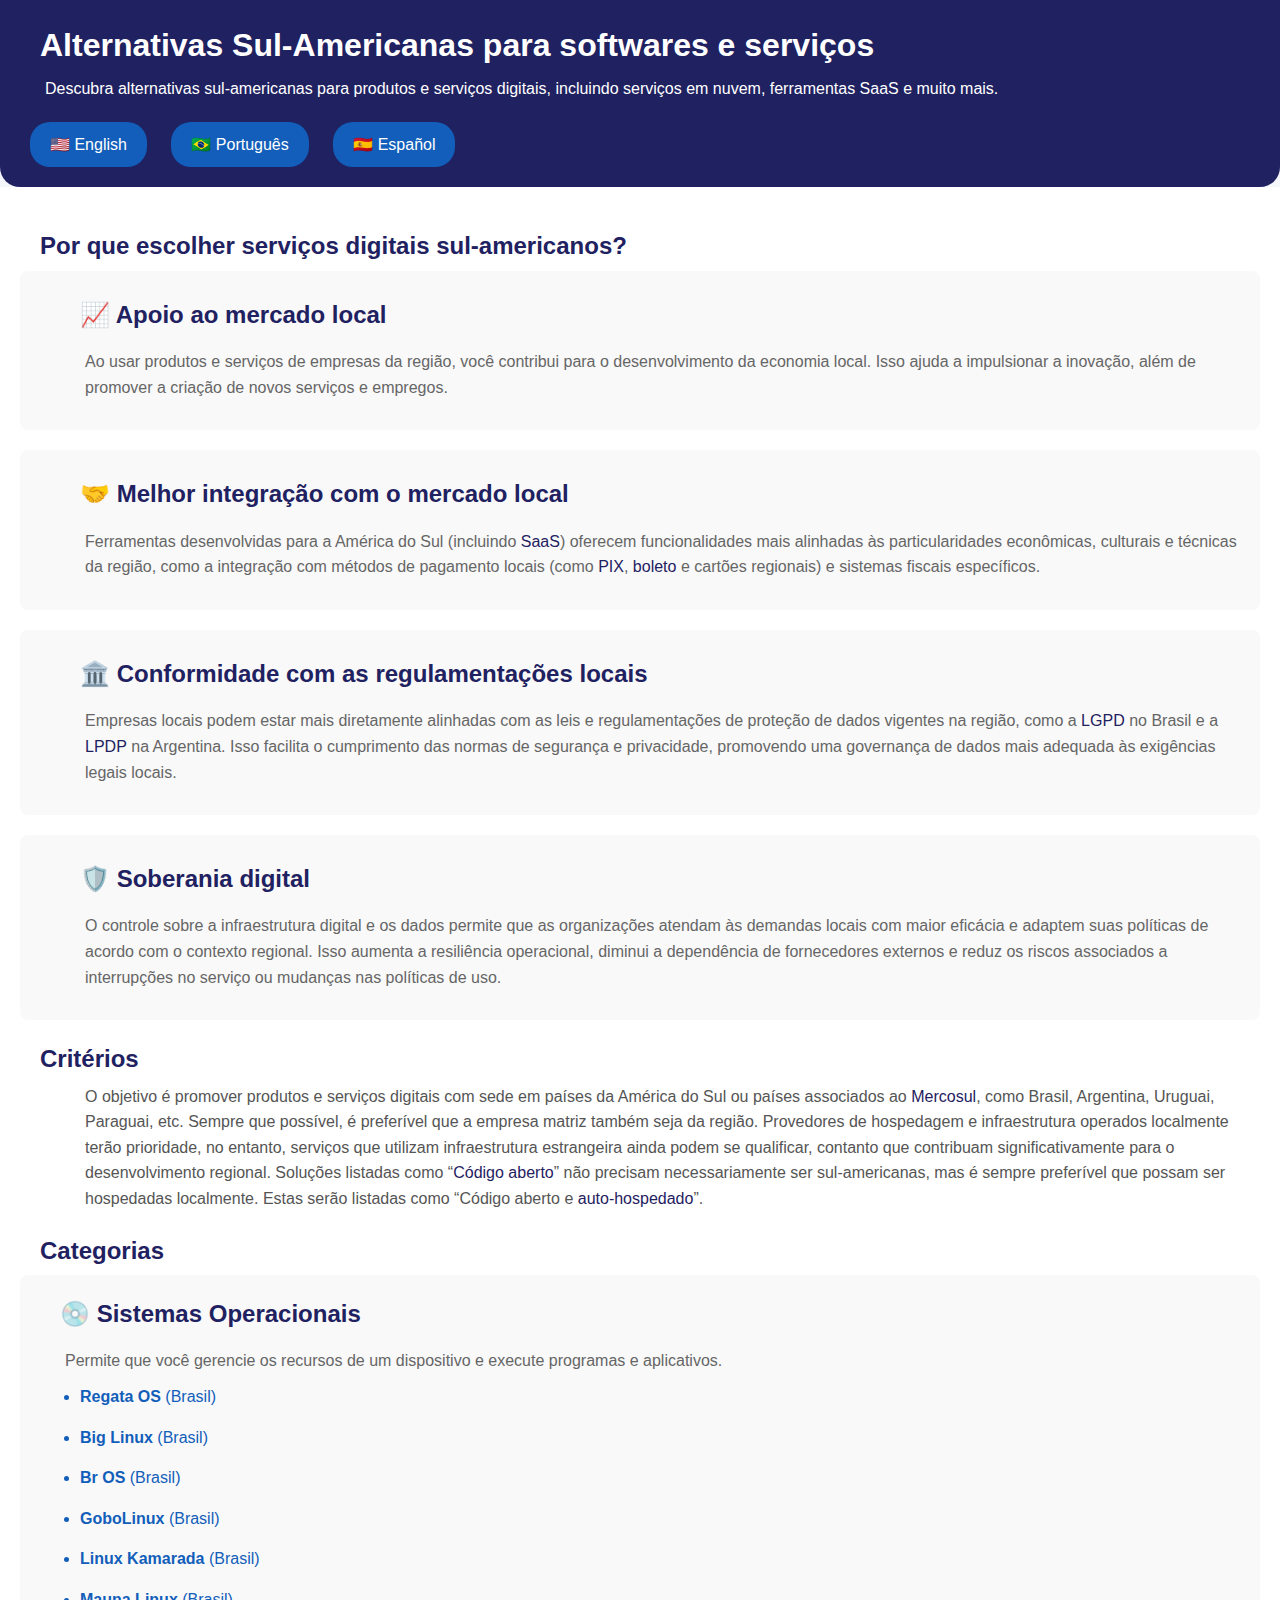
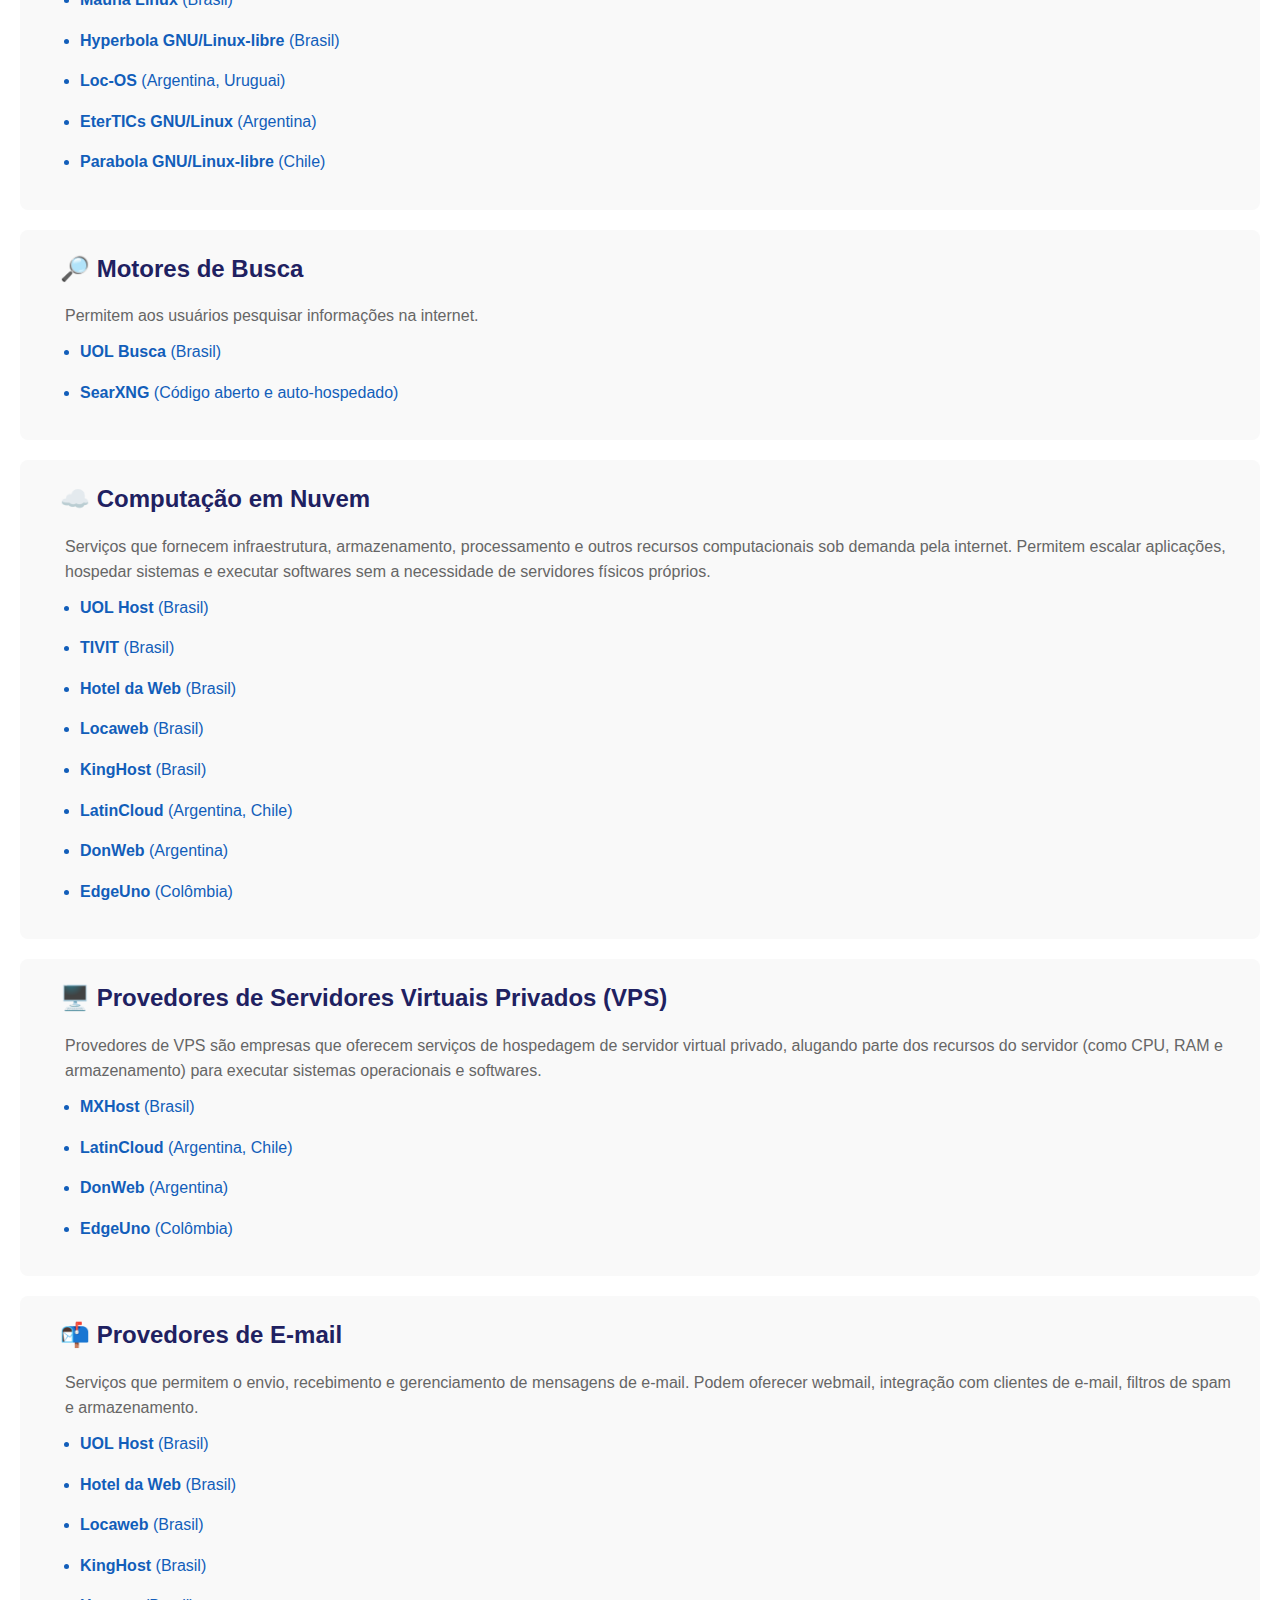
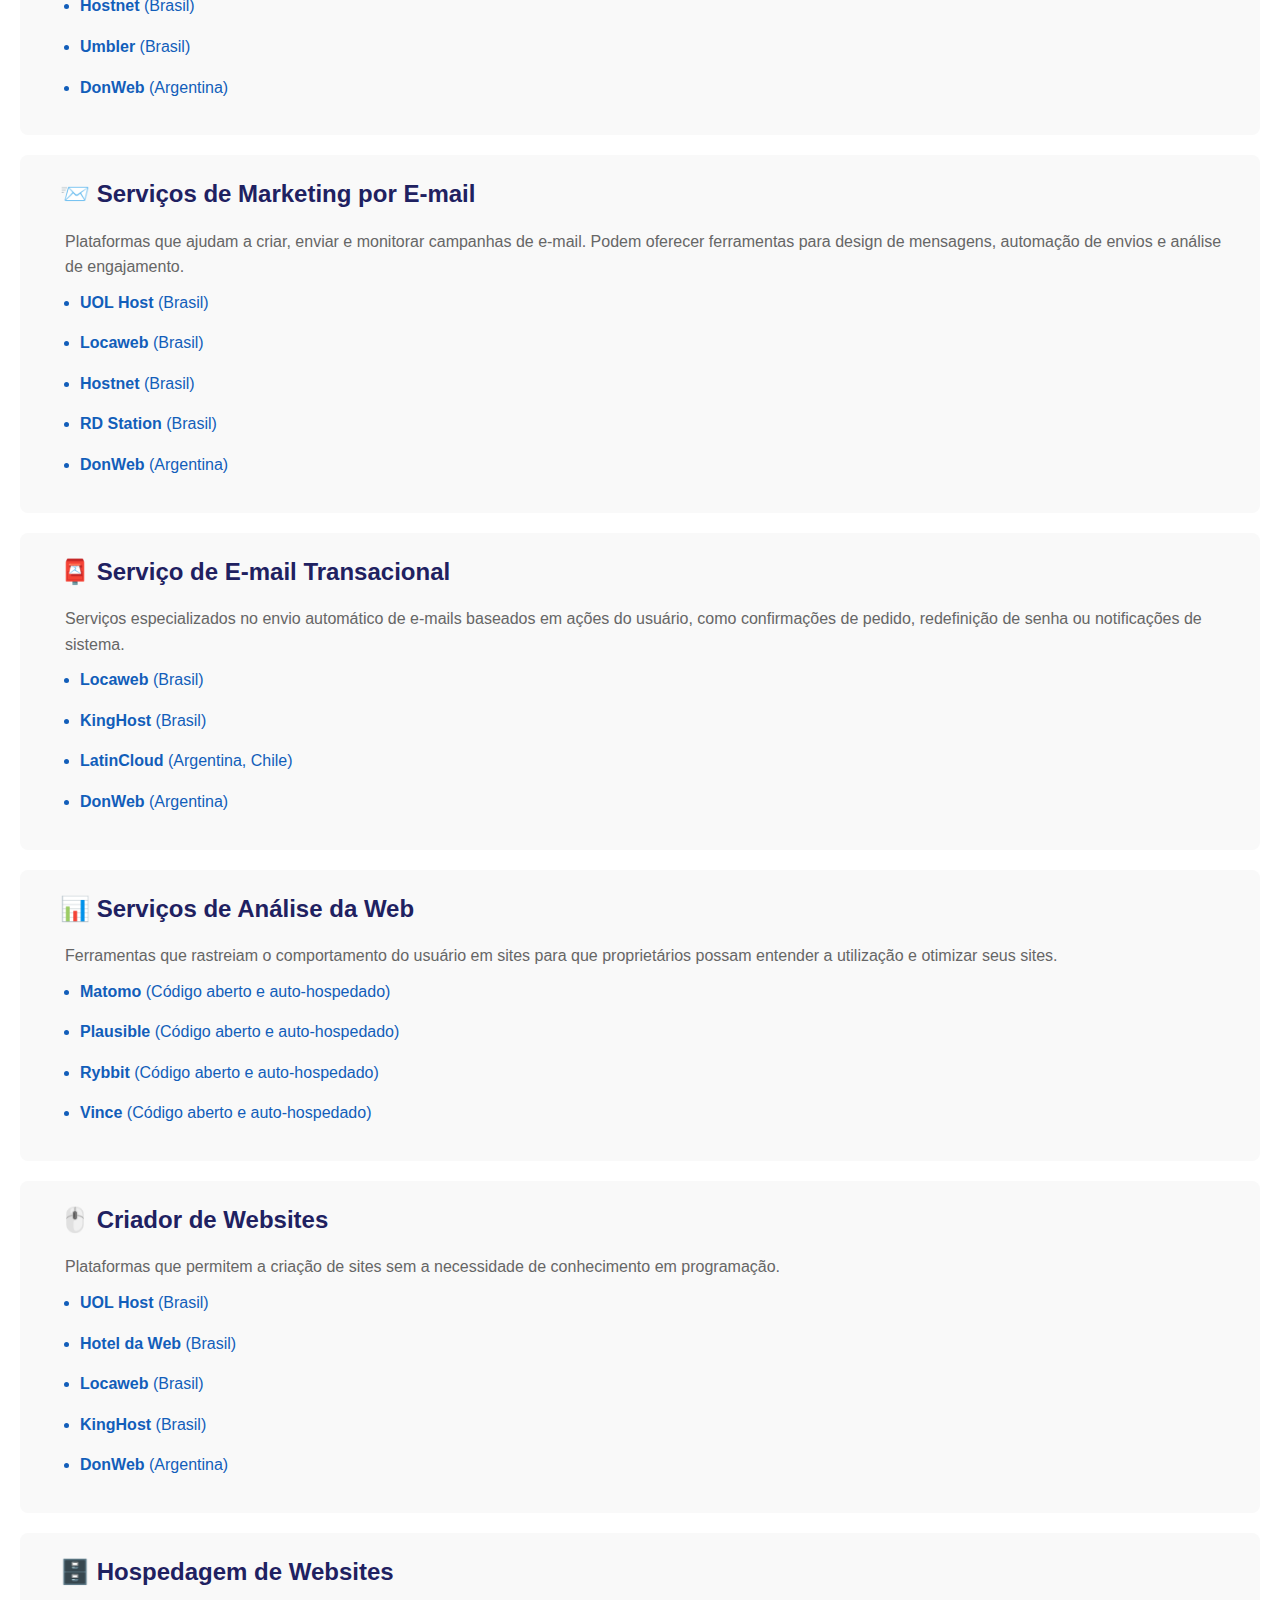
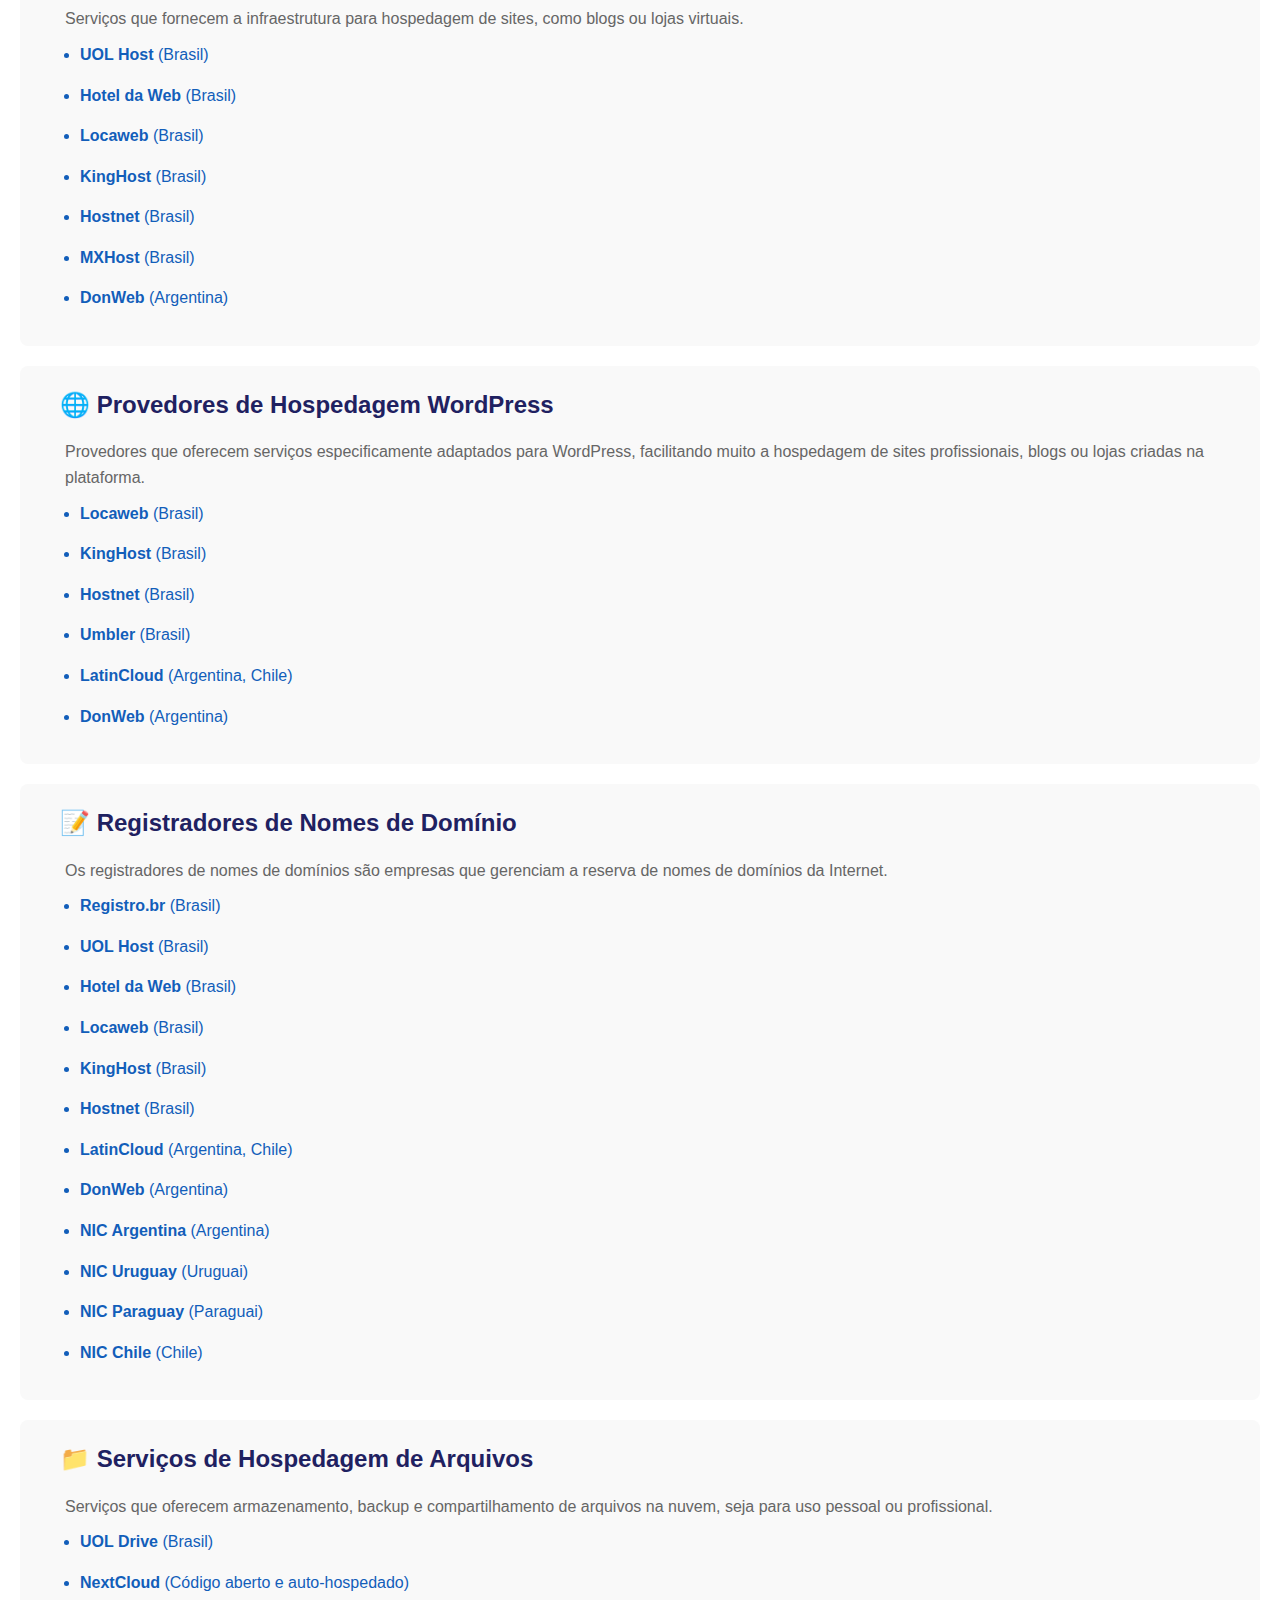
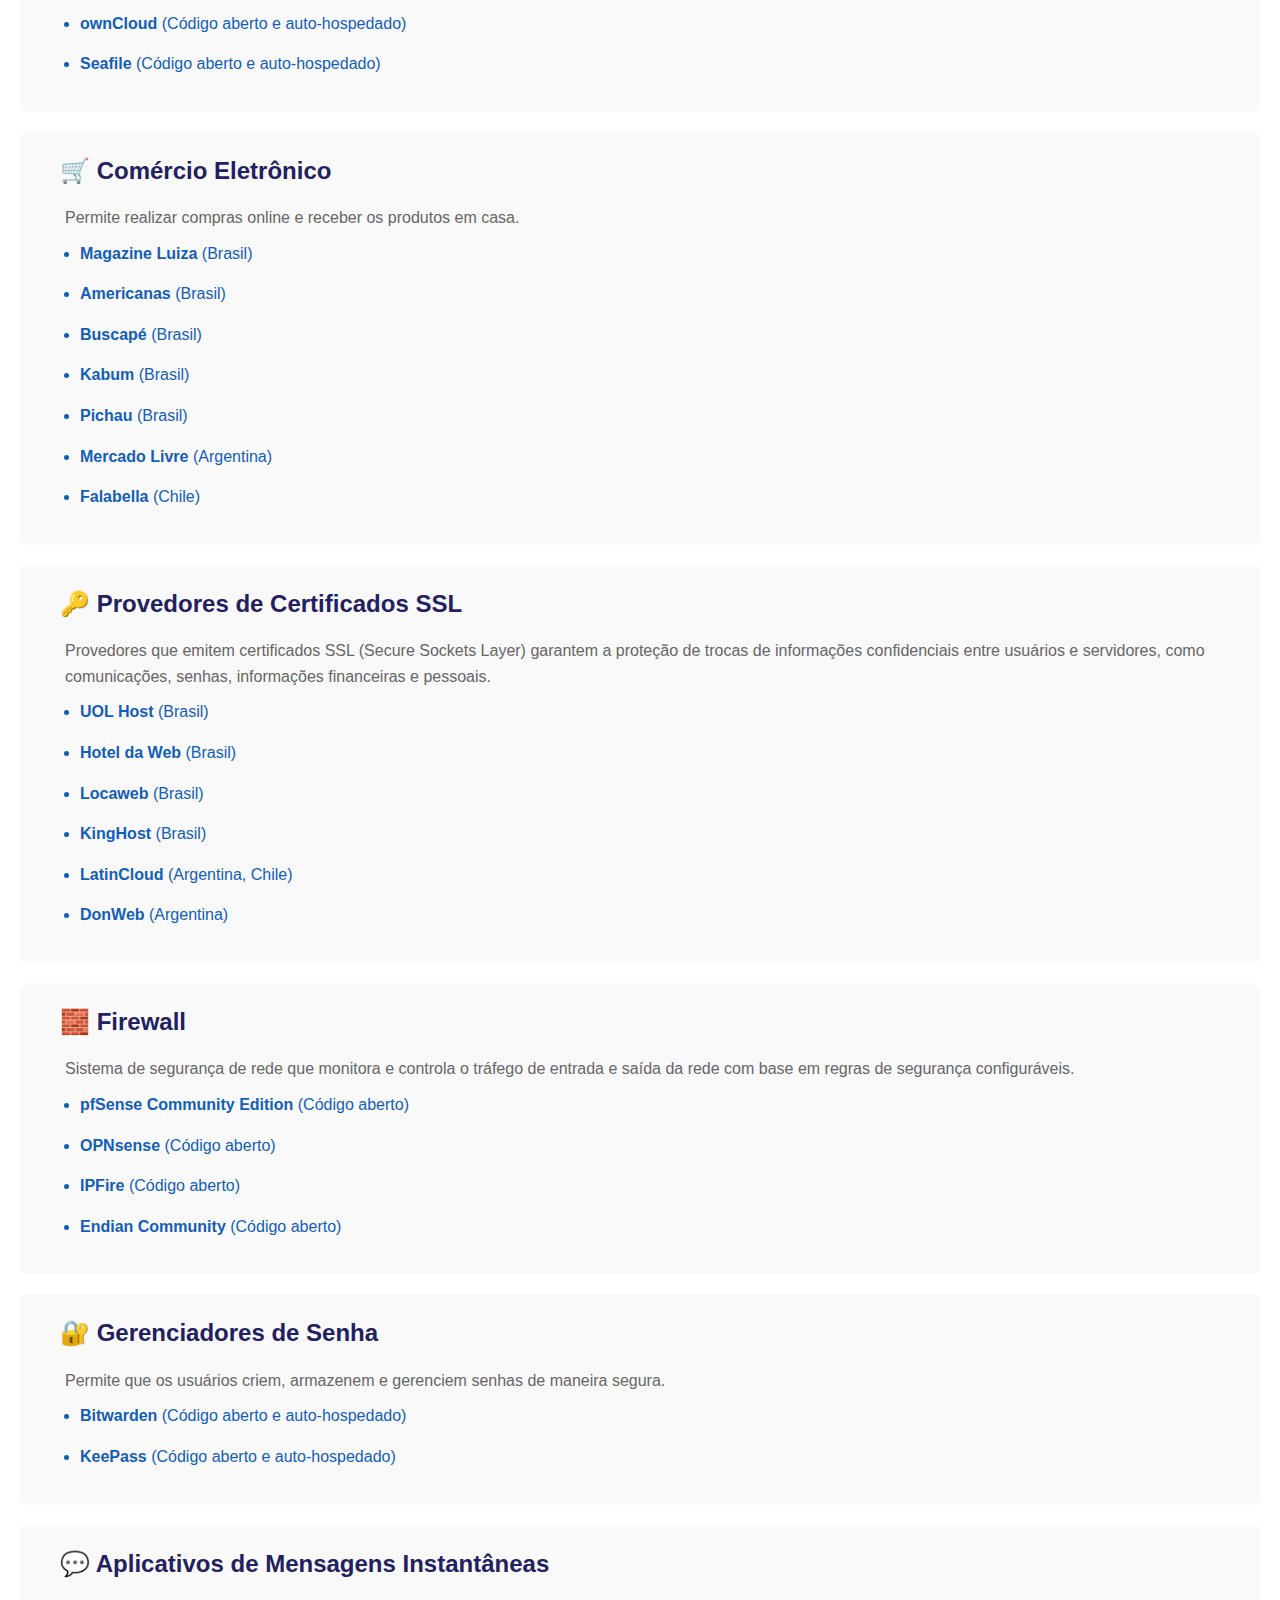
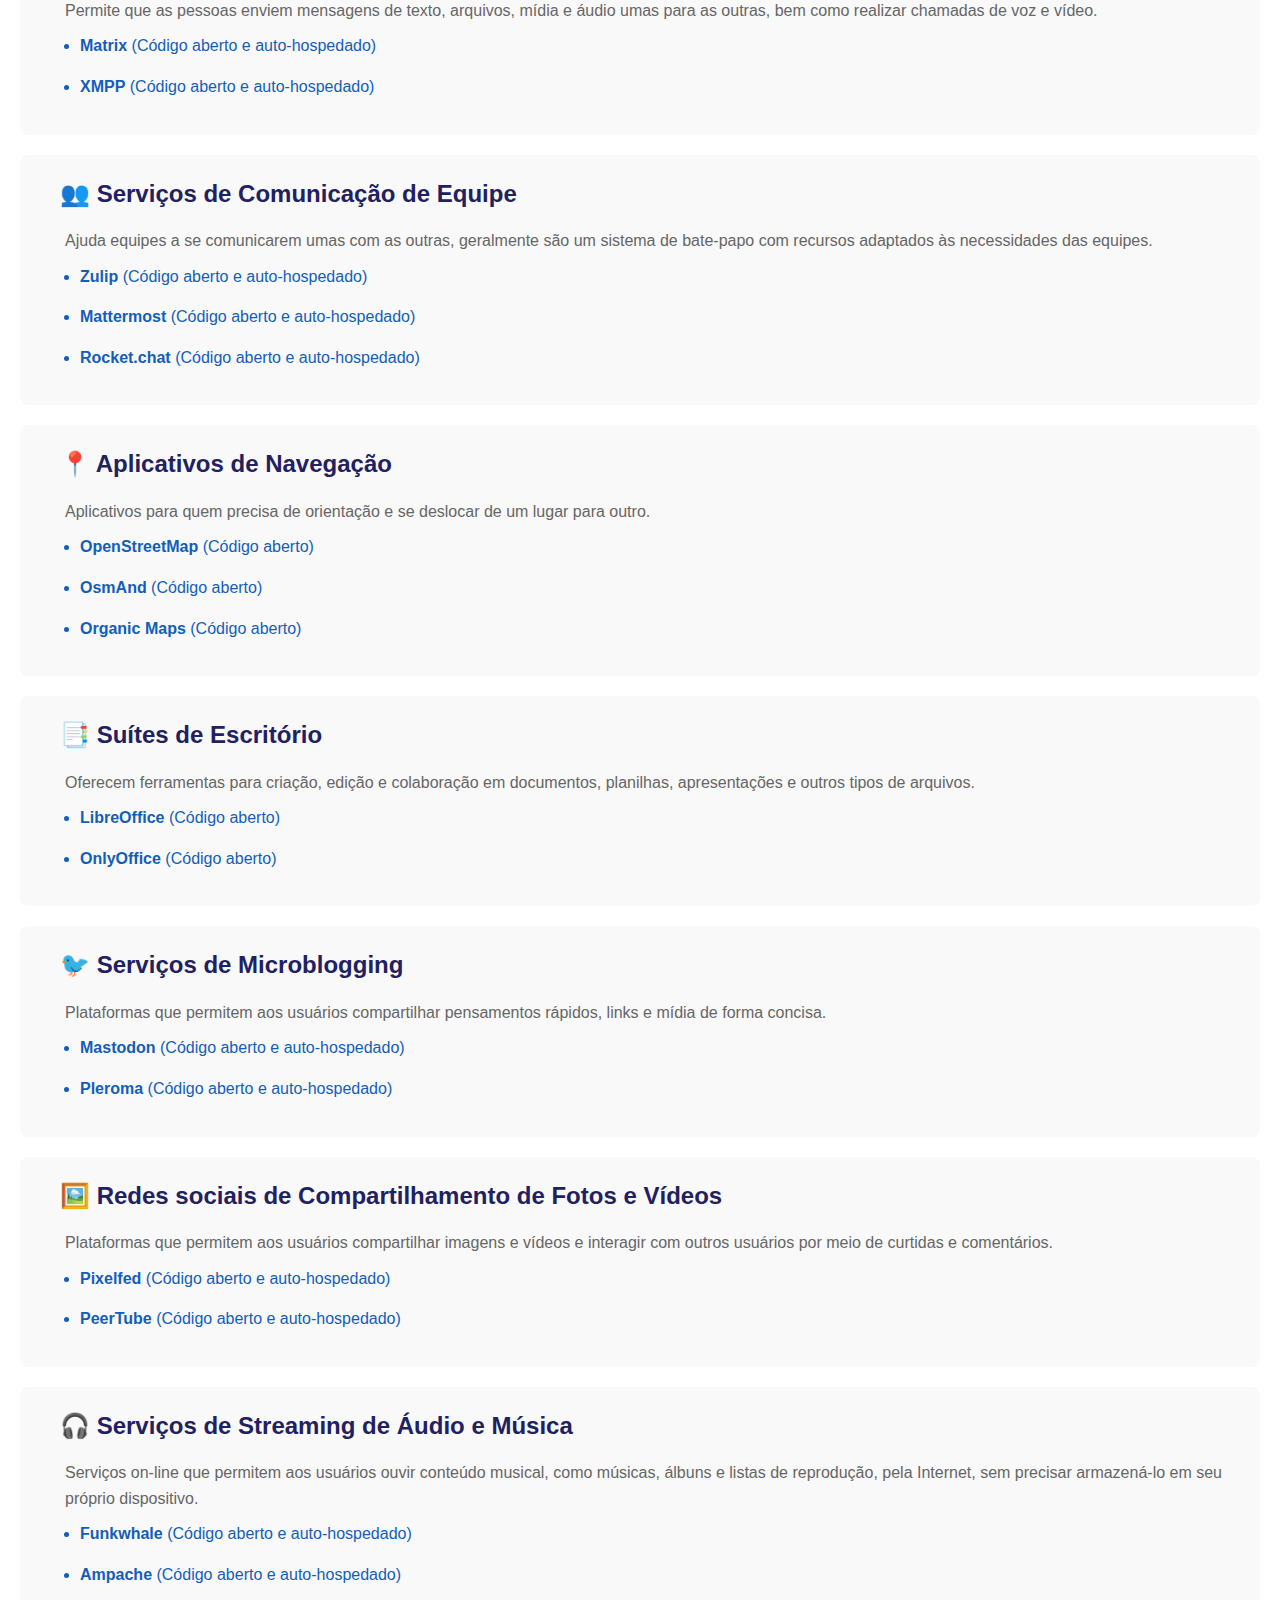
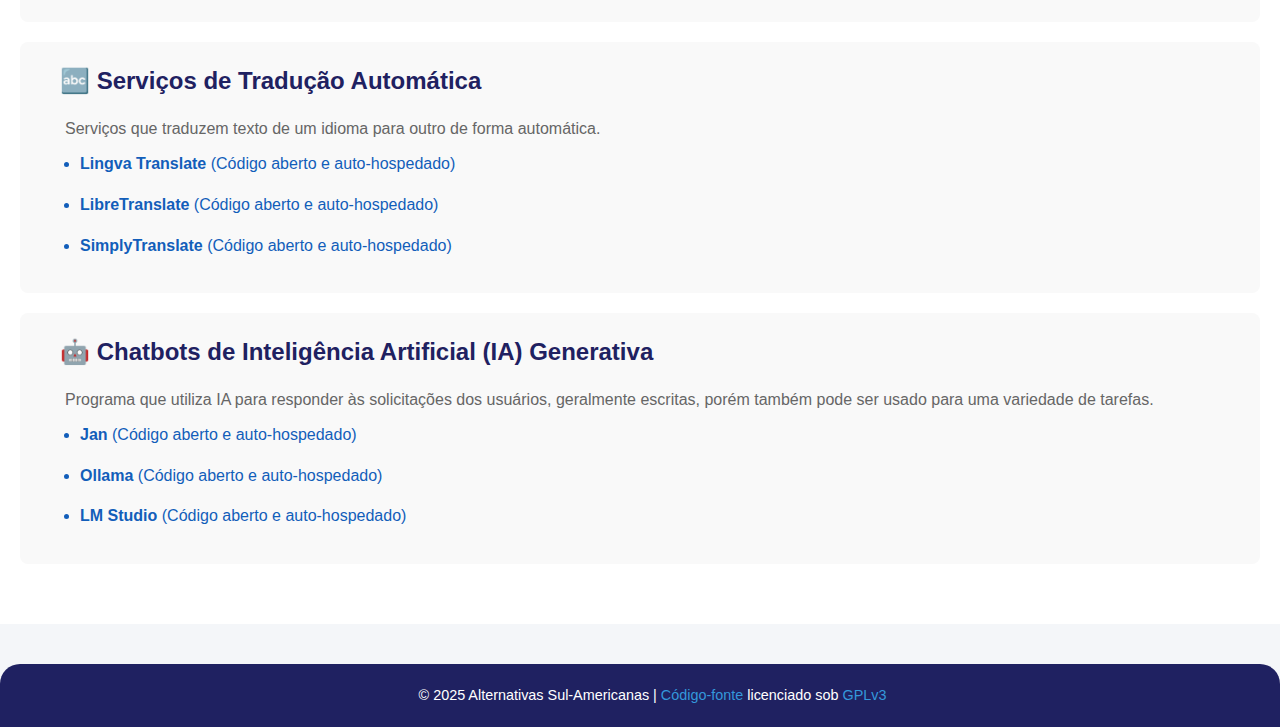
<file: index-pt.html>
<!DOCTYPE html>
<html lang="pt">

<head>
    <meta charset="UTF-8">
    <meta name="viewport" content="width=device-width, initial-scale=1.0">
    <meta http-equiv="X-UA-Compatible" content="ie=edge">
    <meta name="description" content="Descubra alternativas sul-americanas para produtos e serviços digitais, incluindo serviços em nuvem, ferramentas SaaS e muito mais.">
    <title>Alternativas Sul-Americanas</title>
    <link rel="stylesheet" href="css/style.css">
</head>

<body>
    <header>
        <nav>
            <h1>Alternativas Sul-Americanas para softwares e serviços</h1>
            <p>Descubra alternativas sul-americanas para produtos e serviços digitais, incluindo serviços em nuvem, ferramentas SaaS e muito mais.</p>

            <div class="language-switcher">
                <a href="index.html">🇺🇸 English</a>
                <a href="index-pt.html">🇧🇷 Português</a>
                <a href="index-es.html">🇪🇸 Español</a>
            </div>
        </nav>
    </header>

    <main>
    <div class="container">
        <section id="benefits">
            <h2>Por que escolher serviços digitais sul-americanos?</h2>
            <article>
                <h3>📈 Apoio ao mercado local</h3>
                <p>Ao usar produtos e serviços de empresas da região, você contribui para o desenvolvimento da economia local. Isso ajuda a impulsionar a inovação, além de promover a criação de novos serviços e empregos.</p>
            </article>
            <article>
                <h3>🤝 Melhor integração com o mercado local</h3>
                <p>Ferramentas desenvolvidas para a América do Sul (incluindo <a href="https://pt.wikipedia.org/wiki/Software_como_servi%C3%A7o">SaaS</a>) oferecem funcionalidades mais alinhadas às particularidades econômicas, culturais e técnicas da região, como a integração com métodos de pagamento locais (como <a href="https://pt.wikipedia.org/wiki/Pix">PIX</a>, <a href="https://pt.wikipedia.org/wiki/Boleto_banc%C3%A1rio">boleto</a> e cartões regionais) e sistemas fiscais específicos.</p>
            </article>
            <article>
                <h3>🏛️ Conformidade com as regulamentações locais</h3>
                <p>Empresas locais podem estar mais diretamente alinhadas com as leis e regulamentações de proteção de dados vigentes na região, como a <a href="https://pt.wikipedia.org/wiki/Lei_Geral_de_Prote%C3%A7%C3%A3o_de_Dados_Pessoais">LGPD</a> no Brasil e a <a href="https://www.argentina.gob.ar/normativa/nacional/ley-25326-64790">LPDP</a> na Argentina. Isso facilita o cumprimento das normas de segurança e privacidade, promovendo uma governança de dados mais adequada às exigências legais locais.</p>
            </article>
            <article>
                <h3>🛡️ Soberania digital</h3>
                <p>O controle sobre a infraestrutura digital e os dados permite que as organizações atendam às demandas locais com maior eficácia e adaptem suas políticas de acordo com o contexto regional. Isso aumenta a resiliência operacional, diminui a dependência de fornecedores externos e reduz os riscos associados a interrupções no serviço ou mudanças nas políticas de uso.</p>
            </article>
        </section>

        <section id="criteria">
            <h2>Critérios</h2>
            <p>O objetivo é promover produtos e serviços digitais com sede em países da América do Sul ou países associados ao <a href="https://pt.wikipedia.org/wiki/Mercado_Comum_do_Sul">Mercosul</a>, como Brasil, Argentina, Uruguai, Paraguai, etc. Sempre que possível, é preferível que a empresa matriz também seja da região. Provedores de hospedagem e infraestrutura operados localmente terão prioridade, no entanto, serviços que utilizam infraestrutura estrangeira ainda podem se qualificar, contanto que contribuam significativamente para o desenvolvimento regional. Soluções listadas como “<a href="https://pt.wikipedia.org/wiki/C%C3%B3digo_aberto">Código aberto</a>” não precisam necessariamente ser sul-americanas, mas é sempre preferível que possam ser hospedadas localmente. Estas serão listadas como “Código aberto e <a href="https://en-m-wikipedia-org.translate.goog/wiki/Self-hosting_(web_services)?_x_tr_sl=en&_x_tr_tl=pt">auto-hospedado</a>”.</p>
        </section>

        <section id="alternatives">
            <h2>Categorias</h2>
            <article>
                <h3>💿 Sistemas Operacionais</h3>
                <p>Permite que você gerencie os recursos de um dispositivo e execute programas e aplicativos.</p>
                    <ul>
                        <li><a href="https://get.regataos.com.br">Regata OS</a> (Brasil)</li>
                        <li><a href="https://www.biglinux.com.br">Big Linux</a> (Brasil)</li>
                        <li><a href="https://br-os.com">Br OS</a> (Brasil)</li>
                        <li><a href="https://www.gobolinux.org">GoboLinux</a> (Brasil)</li>
                        <li><a href="https://linuxkamarada.com">Linux Kamarada</a> (Brasil)</li>
                        <li><a href="https://maunalinux.top">Mauna Linux</a> (Brasil)</li>
                        <li><a href="https://www.hyperbola.info">Hyperbola GNU/Linux-libre</a> (Brasil)</li>
                        <li><a href="https://loc-os.com">Loc-OS</a> (Argentina, Uruguai)</li>
                        <li><a href="https://gnuetertics.org">EterTICs GNU/Linux</a> (Argentina)</li>
                        <li><a href="https://www.parabola.nu">Parabola GNU/Linux-libre</a> (Chile)</li>
                    </ul>
            </article>
            <article>
                <h3>🔎 Motores de Busca</h3>
                <p>Permitem aos usuários pesquisar informações na internet.</p>
                    <ul>
                        <li><a href="https://busca.uol.com.br">UOL Busca</a> (Brasil)</li>
                        <li><a href="https://searx.space">SearXNG</a> (Código aberto e auto-hospedado)</li>
                    </ul>
            </article>
            <article>
                <h3>☁️ Computação em Nuvem</h3>
                <p>Serviços que fornecem infraestrutura, armazenamento, processamento e outros recursos computacionais sob demanda pela internet. Permitem escalar aplicações, hospedar sistemas e executar softwares sem a necessidade de servidores físicos próprios.</p>
                    <ul>
                        <li><a href="https://uolhost.uol.com.br/uol-cloud-computing">UOL Host</a> (Brasil)</li>
                        <li><a href="https://tivit.com/cloud-solutions">TIVIT</a> (Brasil)</li>
                        <li><a href="https://www.hoteldaweb.com.br/cloud-computing">Hotel da Web</a> (Brasil)</li>
                        <li><a href="https://www.locaweb.com.br/cloud">Locaweb</a> (Brasil)</li>
                        <li><a href="https://king.host/hospedagem-cloud">KingHost</a> (Brasil)</li>
                        <li><a href="https://latincloud.com/argentina/cloud-hosting">LatinCloud</a> (Argentina, Chile)</li>
                        <li><a href="https://donweb.com/es-br/hosting-cloud-servers-vps">DonWeb</a> (Argentina)</li>
                        <li><a href="https://edgeuno.com/pt-br/cloud-computing">EdgeUno</a> (Colômbia)</li>
                    </ul>
            </article>
            <article>
                <h3>🖥️ Provedores de Servidores Virtuais Privados (VPS)</h3>
                <p>Provedores de VPS são empresas que oferecem serviços de hospedagem de servidor virtual privado, alugando parte dos recursos do servidor (como CPU, RAM e armazenamento) para executar sistemas operacionais e softwares.</p>
                    <ul>
                        <li><a href="https://www.mxhost.com.br/vps">MXHost</a> (Brasil)</li>
                        <li><a href="https://latincloud.com/argentina/cloud-vps">LatinCloud</a> (Argentina, Chile)</li>
                        <li><a href="https://donweb.com/es-br/hosting-cloud-servers-vps">DonWeb</a> (Argentina)</li>
                        <li><a href="https://edgeuno.cloud/?language=Portuguese-br">EdgeUno</a> (Colômbia)</li>
                    </ul>
            </article>
            <article>
                <h3>📬 Provedores de E-mail</h3>
                <p>Serviços que permitem o envio, recebimento e gerenciamento de mensagens de e-mail. Podem oferecer webmail, integração com clientes de e-mail, filtros de spam e armazenamento.</p>
                    <ul>
                        <li><a href="https://uolhost.uol.com.br/e-mail">UOL Host</a> (Brasil)</li>
                        <li><a href="https://www.hoteldaweb.com.br/hospedagem-de-emails">Hotel da Web</a> (Brasil)</li>
                        <li><a href="https://www.locaweb.com.br/email-profissional">Locaweb</a> (Brasil)</li>
                        <li><a href="https://king.host/email-profissional">KingHost</a> (Brasil)</li>
                        <li><a href="https://www.hostnet.com.br/email-profissional">Hostnet</a> (Brasil)</li>
                        <li><a href="https://www.umbler.com/br/email-profissional">Umbler</a> (Brasil)</li>
                        <li><a href="https://donweb.com/es-br/email-profesional">DonWeb</a> (Argentina)</li>
                    </ul>
            </article>
            <article>
                <h3>📨 Serviços de Marketing por E-mail</h3>
                <p>Plataformas que ajudam a criar, enviar e monitorar campanhas de e-mail. Podem oferecer ferramentas para design de mensagens, automação de envios e análise de engajamento.</p>
                    <ul>
                        <li><a href="https://uolhost.uol.com.br/e-mail-marketing">UOL Host</a> (Brasil)</li>
                        <li><a href="https://www.locaweb.com.br/email-marketing-locaweb">Locaweb</a> (Brasil)</li>
                        <li><a href="https://www.hostnet.com.br/mautic-automacao-marketing">Hostnet</a> (Brasil)</li>
                        <li><a href="https://www.rdstation.com/produtos/marketing/nutricao/email-marketing">RD Station</a> (Brasil)</li>
                        <li><a href="https://donweb.com/es-br/email-marketing">DonWeb</a> (Argentina)</li>
                    </ul>
            </article>
            <article>
                <h3>📮 Serviço de E-mail Transacional</h3>
                <p>Serviços especializados no envio automático de e-mails baseados em ações do usuário, como confirmações de pedido, redefinição de senha ou notificações de sistema.</p>
                    <ul>
                        <li><a href="https://www.locaweb.com.br/smtp-locaweb">Locaweb</a> (Brasil)</li>
                        <li><a href="https://king.host/smtp-transacional">KingHost</a> (Brasil)</li>
                        <li><a href="https://latincloud.com/argentina/cloud-smtp">LatinCloud</a> (Argentina, Chile)</li>
                        <li><a href="https://donweb.com/es-br/email-transaccional">DonWeb</a> (Argentina)</li>
                    </ul>
            </article>
            <article>
                <h3>📊 Serviços de Análise da Web</h3>
                <p>Ferramentas que rastreiam o comportamento do usuário em sites para que proprietários possam entender a utilização e otimizar seus sites.</p>
                    <ul>
                        <li><a href="https://matomo.org">Matomo</a> (Código aberto e auto-hospedado)</li>
                        <li><a href="https://plausible.io">Plausible</a> (Código aberto e auto-hospedado)</li>
                        <li><a href="https://www.rybbit.io">Rybbit</a> (Código aberto e auto-hospedado)</li>
                        <li><a href="https://www.vinceanalytics.com">Vince</a> (Código aberto e auto-hospedado)</li>
                    </ul>
            </article>
            <article>
                <h3>🖱️ Criador de Websites</h3>
                <p>Plataformas que permitem a criação de sites sem a necessidade de conhecimento em programação.</p>
                    <ul>
                        <li><a href="https://uolhost.uol.com.br/criador-de-sites">UOL Host</a> (Brasil)</li>
                        <li><a href="https://www.hoteldaweb.com.br/criador-de-sites">Hotel da Web</a> (Brasil)</li>
                        <li><a href="https://www.locaweb.com.br/criador-de-sites">Locaweb</a> (Brasil)</li>
                        <li><a href="https://king.host/criador-de-site">KingHost</a> (Brasil)</li>
                        <li><a href="https://donweb.com/es-br/crear-sitio-web">DonWeb</a> (Argentina)</li>
                    </ul>
            </article>
            <article>
                <h3>🗄️ Hospedagem de Websites</h3>
                <p>Serviços que fornecem a infraestrutura para hospedagem de sites, como blogs ou lojas virtuais.</p>
                    <ul>
                        <li><a href="https://uolhost.uol.com.br/hospedagem-de-sites">UOL Host</a> (Brasil)</li>
                        <li><a href="https://www.hoteldaweb.com.br/hospedagem-de-sites">Hotel da Web</a> (Brasil)</li>
                        <li><a href="https://www.locaweb.com.br/hospedagem-de-sites-com-dominio-gratis">Locaweb</a> (Brasil)</li>
                        <li><a href="https://king.host/hospedagem-de-sites">KingHost</a> (Brasil)</li>
                        <li><a href="https://www.hostnet.com.br/hospedagem-de-sites">Hostnet</a> (Brasil)</li>
                        <li><a href="https://www.mxhost.com.br/hospedagem">MXHost</a> (Brasil)</li>
                        <li><a href="https://donweb.com/es-br/web-hosting">DonWeb</a> (Argentina)</li>
                    </ul>
            </article>
            <article>
                <h3>🌐 Provedores de Hospedagem WordPress</h3>
                <p>Provedores que oferecem serviços especificamente adaptados para WordPress, facilitando muito a hospedagem de sites profissionais, blogs ou lojas criadas na plataforma.</p>
                    <ul>
                        <li><a href="https://www.locaweb.com.br/hospedagem-wordpress">Locaweb</a> (Brasil)</li>
                        <li><a href="https://king.host/hospedagem-wordpress">KingHost</a> (Brasil)</li>
                        <li><a href="https://www.hostnet.com.br/oferta-especial-wordpress-mautic">Hostnet</a> (Brasil)</li>
                        <li><a href="https://www.umbler.com/br/hospedagem-wordpress">Umbler</a> (Brasil)</li>
                        <li><a href="https://latincloud.com/argentina/cloud-wordpress-hosting">LatinCloud</a> (Argentina, Chile)</li>
                        <li><a href="https://donweb.com/es-br/wordpress-hosting">DonWeb</a> (Argentina)</li>
                    </ul>
            </article>
            <article>
                <h3>📝 Registradores de Nomes de Domínio</h3>
                <p>Os registradores de nomes de domínios são empresas que gerenciam a reserva de nomes de domínios da Internet.</p>
                    <ul>
                        <li><a href="https://registro.br">Registro.br</a> (Brasil)</li>
                        <li><a href="https://www.uolhost.uol.com.br/registro-de-dominio">UOL Host</a> (Brasil)</li>
                        <li><a href="https://www.hoteldaweb.com.br/registro-de-dominios">Hotel da Web</a> (Brasil)</li>
                        <li><a href="https://www.locaweb.com.br/registro-de-dominio-web-b">Locaweb</a> (Brasil)</li>
                        <li><a href="https://king.host/registro-de-dominio">KingHost</a> (Brasil)</li>
                        <li><a href="https://www.hostnet.com.br/registro-de-dominio">Hostnet</a> (Brasil)</li>
                        <li><a href="https://latincloud.com/argentina/dominios">LatinCloud</a> (Argentina, Chile)</li>
                        <li><a href="https://donweb.com/es-br/registro-de-dominios">DonWeb</a> (Argentina)</li>
                        <li><a href="https://nic.ar">NIC Argentina</a> (Argentina)</li>
                        <li><a href="https://www.nic.uy">NIC Uruguay</a> (Uruguai)</li>
                        <li><a href="https://www.nic.py">NIC Paraguay</a> (Paraguai)</li>
                        <li><a href="https://www.nic.cl">NIC Chile</a> (Chile)</li>
                    </ul>
            </article>
            <article>
                <h3>📁 Serviços de Hospedagem de Arquivos</h3>
                <p>Serviços que oferecem armazenamento, backup e compartilhamento de arquivos na nuvem, seja para uso pessoal ou profissional.</p>
                    <ul>
                        <li><a href="https://email.uol.com.br/bem-vindo#rmcl">UOL Drive</a> (Brasil)</li>
                        <li><a href="https://nextcloud.com/files">NextCloud</a> (Código aberto e auto-hospedado)</li>
                        <li><a href="https://owncloud.org">ownCloud</a> (Código aberto e auto-hospedado)</li>
                        <li><a href="https://www.seafile.com">Seafile</a> (Código aberto e auto-hospedado)</li>
                    </ul>
            </article>
            <article>
                <h3>🛒 Comércio Eletrônico</h3>
                <p>Permite realizar compras online e receber os produtos em casa.</p>
                    <ul>
                        <li><a href="https://www.magazineluiza.com.br">Magazine Luiza</a> (Brasil)</li>
                        <li><a href="https://www.americanas.com.br">Americanas</a> (Brasil)</li>
                        <li><a href="https://www.buscape.com.br">Buscapé</a> (Brasil)</li>
                        <li><a href="https://www.kabum.com.br">Kabum</a> (Brasil)</li>
                        <li><a href="https://www.pichau.com.br">Pichau</a> (Brasil)</li>
                        <li><a href="https://www.mercadolibre.com">Mercado Livre</a> (Argentina)</li>
                        <li><a href="https://www.falabella.com">Falabella</a> (Chile)</li>
                    </ul>
            </article>
            <article>
                <h3>🔑 Provedores de Certificados SSL</h3>
                <p>Provedores que emitem certificados SSL (Secure Sockets Layer) garantem a proteção de trocas de informações confidenciais entre usuários e servidores, como comunicações, senhas, informações financeiras e pessoais.</p>
                    <ul>
                        <li><a href="https://www.uolhost.uol.com.br/certificado-ssl">UOL Host</a> (Brasil)</li>
                        <li><a href="https://www.hoteldaweb.com.br/ssl-conexao-segura">Hotel da Web</a> (Brasil)</li>
                        <li><a href="https://www.locaweb.com.br/ssl-locaweb">Locaweb</a> (Brasil)</li>
                        <li><a href="https://king.host/certificado-ssl">KingHost</a> (Brasil)</li>
                        <li><a href="https://latincloud.com/argentina/certificados-ssl">LatinCloud</a> (Argentina, Chile)</li>
                        <li><a href="https://donweb.com/es-br/certificados-ssl">DonWeb</a> (Argentina)</li>
                    </ul>
            </article>
            <article>
                <h3>🧱 Firewall</h3>
                <p>Sistema de segurança de rede que monitora e controla o tráfego de entrada e saída da rede com base em regras de segurança configuráveis.</p>
                    <ul>
                    <li><a href="https://www.pfsense.org">pfSense Community Edition</a> (Código aberto)</li>
                    <li><a href="https://opnsense.org">OPNsense</a> (Código aberto)</li>
                    <li><a href="https://www.ipfire.org">IPFire</a> (Código aberto)</li>
                    <li><a href="https://www.endian.com/en/community">Endian Community</a> (Código aberto)</li>
                    </ul>
            </article>
            <article>
                <h3>🔐 Gerenciadores de Senha</h3>
                <p>Permite que os usuários criem, armazenem e gerenciem senhas de maneira segura.</p>
                    <ul>
                        <li><a href="https://bitwarden.com">Bitwarden</a> (Código aberto e auto-hospedado)</li>
                        <li><a href="https://keepassxc.org">KeePass</a> (Código aberto e auto-hospedado)</li>
                    </ul>
            </article>
            <article>
                <h3>💬 Aplicativos de Mensagens Instantâneas</h3>
                <p>Permite que as pessoas enviem mensagens de texto, arquivos, mídia e áudio umas para as outras, bem como realizar chamadas de voz e vídeo.</p>
                    <ul>
                        <li><a href="https://matrix.org">Matrix</a> (Código aberto e auto-hospedado)</li>
                        <li><a href="https://xmpp.org">XMPP</a> (Código aberto e auto-hospedado)</li>
                    </ul>
            </article>
            <article>
                <h3>👥 Serviços de Comunicação de Equipe</h3>
                <p>Ajuda equipes a se comunicarem umas com as outras, geralmente são um sistema de bate-papo com recursos adaptados às necessidades das equipes.</p>
                    <ul>
                        <li><a href="https://zulip.com">Zulip</a> (Código aberto e auto-hospedado)</li>
                        <li><a href="https://mattermost.com">Mattermost</a> (Código aberto e auto-hospedado)</li>
                        <li><a href="https://www.rocket.chat">Rocket.chat</a> (Código aberto e auto-hospedado)</li>
                    </ul>
            </article>
            <article>
                <h3>📍 Aplicativos de Navegação</h3>
                <p>Aplicativos para quem precisa de orientação e se deslocar de um lugar para outro.</p>
                    <ul>
                        <li><a href="https://www.openstreetmap.org">OpenStreetMap</a> (Código aberto)</li>
                        <li><a href="https://osmand.net">OsmAnd</a> (Código aberto)</li>
                        <li><a href="https://organicmaps.app">Organic Maps</a> (Código aberto)</li>
                    </ul>
            </article>
            <article>
                <h3>📑 Suítes de Escritório</h3>
                <p>Oferecem ferramentas para criação, edição e colaboração em documentos, planilhas, apresentações e outros tipos de arquivos.</p>
                    <ul>
                        <li><a href="https://www.libreoffice.org">LibreOffice</a> (Código aberto)</li>
                        <li><a href="https://www.onlyoffice.com">OnlyOffice</a> (Código aberto)</li>
                    </ul>
            </article>
            <article>
                <h3>🐦 Serviços de Microblogging</h3>
                <p>Plataformas que permitem aos usuários compartilhar pensamentos rápidos, links e mídia de forma concisa.</p>
                    <ul>
                        <li><a href="https://joinmastodon.org">Mastodon</a> (Código aberto e auto-hospedado)</li>
                        <li><a href="https://pleroma.social">Pleroma</a> (Código aberto e auto-hospedado)</li>
                    </ul>
            </article>
            <article>
                <h3>🖼️ Redes sociais de Compartilhamento de Fotos e Vídeos</h3>
                <p>Plataformas que permitem aos usuários compartilhar imagens e vídeos e interagir com outros usuários por meio de curtidas e comentários.</p>
                    <ul>
                        <li><a href="https://pixelfed.org">Pixelfed</a> (Código aberto e auto-hospedado)</li>
                        <li><a href="https://joinpeertube.org">PeerTube</a> (Código aberto e auto-hospedado)</li>
                    </ul>
            </article>
            <article>
                <h3>🎧 Serviços de Streaming de Áudio e Música</h3>
                <p>Serviços on-line que permitem aos usuários ouvir conteúdo musical, como músicas, álbuns e listas de reprodução, pela Internet, sem precisar armazená-lo em seu próprio dispositivo.</p>
                    <ul>
                        <li><a href="https://www.funkwhale.audio">Funkwhale</a> (Código aberto e auto-hospedado)</li>
                        <li><a href="https://ampache.org">Ampache</a> (Código aberto e auto-hospedado)</li>
                    </ul>
            </article>
            <article>
                <h3>🔤 Serviços de Tradução Automática</h3>
                <p>Serviços que traduzem texto de um idioma para outro de forma automática.</p>
                    <ul>
                        <li><a href="https://lingva.ml">Lingva Translate</a> (Código aberto e auto-hospedado)</li>
                        <li><a href="https://libretranslate.com">LibreTranslate</a> (Código aberto e auto-hospedado)</li>
                        <li><a href="https://simplytranslate.org">SimplyTranslate</a> (Código aberto e auto-hospedado)</li>
                    </ul>
            </article>
            <article>
                <h3>🤖 Chatbots de Inteligência Artificial (IA) Generativa</h3>
                <p>Programa que utiliza IA para responder às solicitações dos usuários, geralmente escritas, porém também pode ser usado para uma variedade de tarefas.</p>
                    <ul>
                        <li><a href="https://jan.ai">Jan</a> (Código aberto e auto-hospedado)</li>
                        <li><a href="https://ollama.com">Ollama</a> (Código aberto e auto-hospedado)</li>
                        <li><a href="https://lmstudio.ai">LM Studio</a> (Código aberto e auto-hospedado)</li>
                    </ul>
            </article>
        </section>
    </div>
    </main>

    <footer>
        <p>&copy; 2025 Alternativas Sul-Americanas | <a href="https://github.com/AntonioAgnolin/SouthAmericanAlternatives">Código-fonte</a> licenciado sob <a href="https://www.gnu.org/licenses/gpl-3.0.html">GPLv3</a></p>
    </footer>
</body>

</html>
</file>
<file: css/style.css>
*,
*::before,
*::after {
  margin: 0;
  padding: 0;
  box-sizing: border-box;
}

nav {
  padding: 0;
}

body {
  font-family: Arial, Helvetica, sans-serif;
  line-height: 1.6;
  background-color: #f4f6f9;
  color: #303030;
  font-size: 16px;
}

h1 {
  font-family: Arial, Helvetica, sans-serif;
  font-weight: 700;
  color: #ffffff;
  margin-bottom: 5px;
}

h2 {
  color: #1f2161;
  padding-left: 20px;
  margin-bottom: 5px;
}

h3 {
  color: #1f2161;
  padding-left: 20px;
}

p {
  padding-left: 25px;
}

p a {
  color: #1f2161;
  text-decoration: none;
  font-weight: 500;
}

p a:hover {
  text-decoration: underline;
  color: #3a3b8f;
}

ul {
  list-style-type: none;
  padding: 0;
  margin: 0;
}

li {
  font-size: 1rem;
  margin-bottom: 15px;
}

li a {
  text-decoration: none;
  color: #125eba;
  font-weight: 600;
  transition: color 0.3s ease, transform 0.3s ease;
}

li a:hover {
  color: #58acff;
  transform: translateX(5px);
}

li a:focus {
  outline: 2px solid #3498db;
  outline-offset: 2px;
}

ul {
  padding-left: 40px;
  list-style-type: disc;
  color: #125eba;
}

.container {
  width: 100%;
  max-width: 1300px;
  margin: 0 auto;
}

header {
  background-color: #1f2161;
  color: #ffffff;
  padding: 20px 20px 20px 20px;
  margin-top: 0;
  width: 100%;
  top: 0;
  left: 0;
  border-radius: 0 0 20px 20px;
}

header h1 {
  margin-left: 20px;
  color: #ffffff;
}

header p {
  color: #ffffff;
}

header nav ul {
  list-style: none;
  display: flex;
  justify-content: center;
}

header nav ul li {
  margin: 0 20px;
}

header nav ul li a {
  color: #f4f6f9;
  text-decoration: none;
  font-weight: 600;
  text-transform: uppercase;
  letter-spacing: 1px;
}

header nav ul li a:hover {
  color: #58acff;
}

.language-switcher {
  text-align: left;
  margin-top: 20px;
}

.language-switcher a {
  display: inline-block;
  background-color: #125eba;
  color: white;
  padding: 10px 20px;
  font-size: 1rem;
  text-decoration: none;
  border-radius: 20px;
  margin: 0 10px;
  transition: background-color 0.3s ease, transform 0.3s ease;
}

.language-switcher a:hover {
  background-color: #58acff;
  transform: translateY(-3px);
}

.language-switcher a:focus {
  outline: 2px solid #3498db;
  outline-offset: 2px;
}

#benefits h3 {
  margin-top: 5px;
  margin-left: 20px;
}

#benefits p {
  margin-left: 20px;
}

#criteria p {
  margin-left: 40px;
}

main {
  padding: 40px 20px;
  background-color: #fff;
}

section {
  margin-bottom: 20px;
}

section h3 {
  font-size: 2rem;
  margin-bottom: 20px;
  color: #125eba;
}

section p {
  font-size: 1rem;
  margin-bottom: 20px;
  color: #555;
}

article {
  background-color: #f9f9f9;
  padding: 20px;
  border-radius: 8px;
  margin-bottom: 20px;
}

article p {
  font-size: 1rem;
  color: #666;
  margin-bottom: 10px;
}

article h3 {
  font-size: 1.5rem;
  color: #1f2161;
  margin-bottom: 15px;
}

footer {
  background-color: #1f2161;
  color: #fff;
  text-align: center;
  padding: 20px 20px;
  margin-top: 40px;
  border-radius: 20px 20px 0 0;
}

footer a {
  color: #3498db;
  text-decoration: none;
}

footer a:hover {
  color: #58acff;
  text-decoration: underline;
}

footer p {
  font-size: 0.9rem;
  color: #ffffff;
}

@media (max-width: 768px) {
  .container,
  section {
    text-align: center;
  }

  header {
    text-align: center;
    margin: 0 auto;
  }

  header h1 {
    font-size: 1.5rem;
    margin: 0 auto;
  }

  h2, h3, p, ul, li {
    text-align: center;
    padding-left: 0 !important;
    margin-left: auto !important;
    margin-right: auto !important;
  }

  ul {
    padding-left: 0 !important;
  }

  li {
    margin-bottom: 15px;
  }

  li a {
    display: inline-block;
  }

  #benefits h3,
  #benefits p,
  #criteria p {
    margin-left: 0 !important;
  }

  header nav ul {
    display: flex;
    justify-content: center;
    margin: 0 auto;
  }

  header nav ul li {
    margin: 0 15px;
  }

  header nav ul li a {
    font-size: 0.9rem;
    text-align: center;
  }

  section {
    text-align: center;
    margin: 0 auto;
  }

  section h3 {
    font-size: 1.3rem;
    margin: 0 auto;
  }

  section p {
    font-size: 1rem;
    margin: 0 auto;
  }

  article {
    text-align: center;
  }

  article h3 {
    font-size: 1.3rem;
  }

  article p {
    font-size: 1rem;
  }

  footer {
    text-align: center;
    padding: 20px 10px;
  }

  p {
    padding-left: 0;
    text-align: center;
  }

  .language-switcher {
    text-align: center;
  }

  .language-switcher a {
    font-size: 0.9rem;
    margin: 10px 0;
  }
}
</file>
